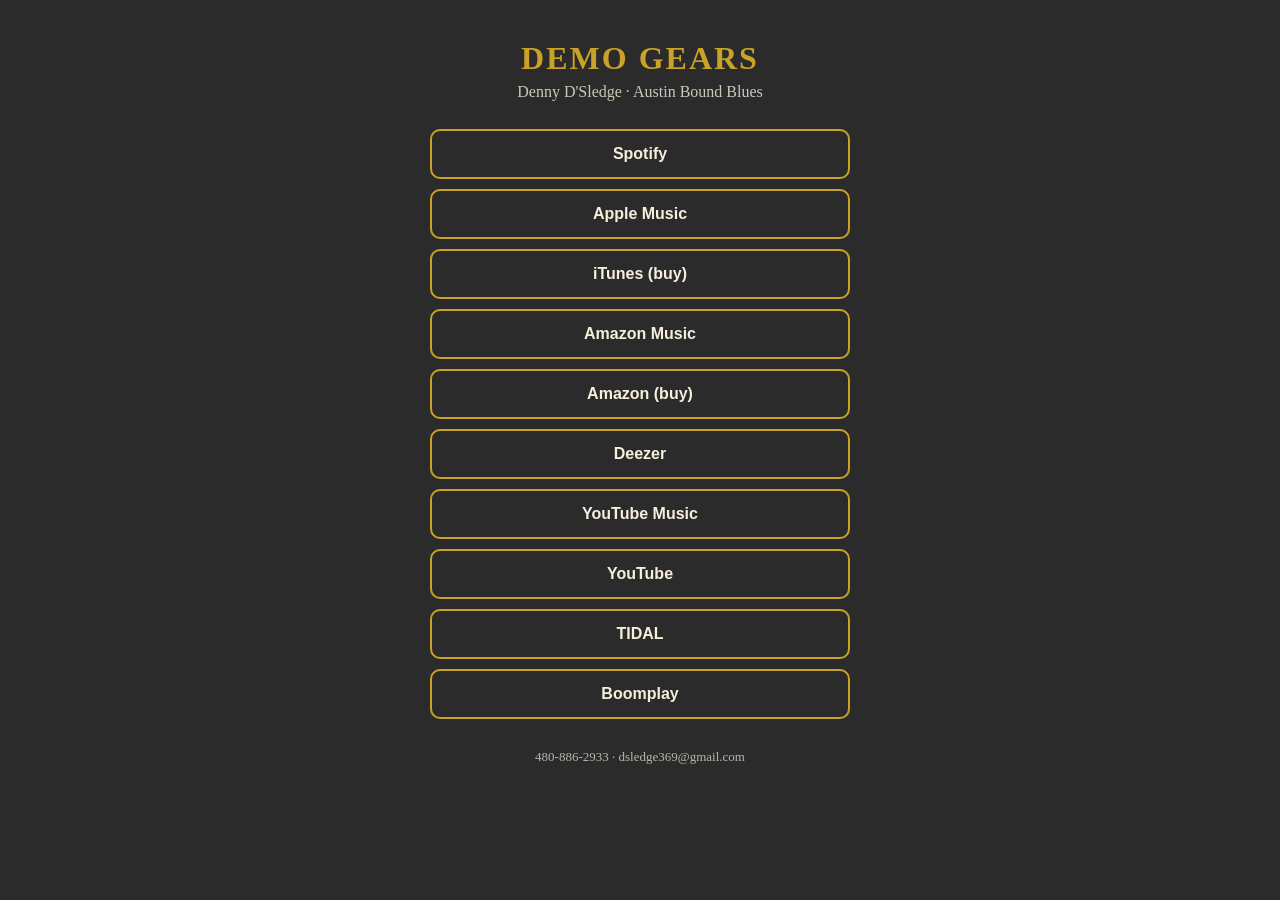
<file: index.html>
<!doctype html><html lang="en"><head><meta charset="utf-8"><meta name="viewport" content="width=device-width,initial-scale=1">
<title>Demo Gears – Denny D'Sledge | Listen Everywhere</title>
<style>body{margin:0;background:#2b2b2b;color:#f5efdc;font-family:Georgia,serif;text-align:center}
.w{max-width:420px;margin:0 auto;padding:40px 20px}h1{color:#c9a227;letter-spacing:2px;margin:0}p.s{opacity:.8;margin:6px 0 28px}
a{display:block;margin:10px 0;padding:14px;border:2px solid #c9a227;border-radius:10px;color:#f5efdc;text-decoration:none;font-family:Arial,sans-serif;font-weight:bold}
a:hover{background:#c9a227;color:#1a1a1a}footer{margin-top:30px;font-size:13px;opacity:.7}</style></head><body><div class="w">
<h1>DEMO GEARS</h1><p class="s">Denny D'Sledge · Austin Bound Blues</p>
<a href="https://open.spotify.com/album/71NmZhMauZMgs85vVHjsG1">Spotify</a>
<a href="https://music.apple.com/us/album/demo-gears/6820716021">Apple Music</a>
<a href="https://geo.music.apple.com/us/album/_/6820716021?mt=1&app=itunes&ls=1">iTunes (buy)</a>
<a href="https://music.amazon.com/albums/B0HMBGNNX9">Amazon Music</a>
<a href="https://amazon.com/dp/B0HMBGNNX9">Amazon (buy)</a>
<a href="https://www.deezer.com/album/1116491522">Deezer</a>
<a href="https://music.youtube.com/playlist?list=OLAK5uy_lLcdONry2B57OnkdK0QJ8FPsevs3kZBO0">YouTube Music</a>
<a href="https://www.youtube.com/playlist?list=OLAK5uy_lLcdONry2B57OnkdK0QJ8FPsevs3kZBO0">YouTube</a>
<a href="https://listen.tidal.com/album/568115688">TIDAL</a>
<a href="https://www.boomplay.com/albums/142093266">Boomplay</a>
<footer>480-886-2933 · dsledge369@gmail.com</footer></div></body></html>
</file>
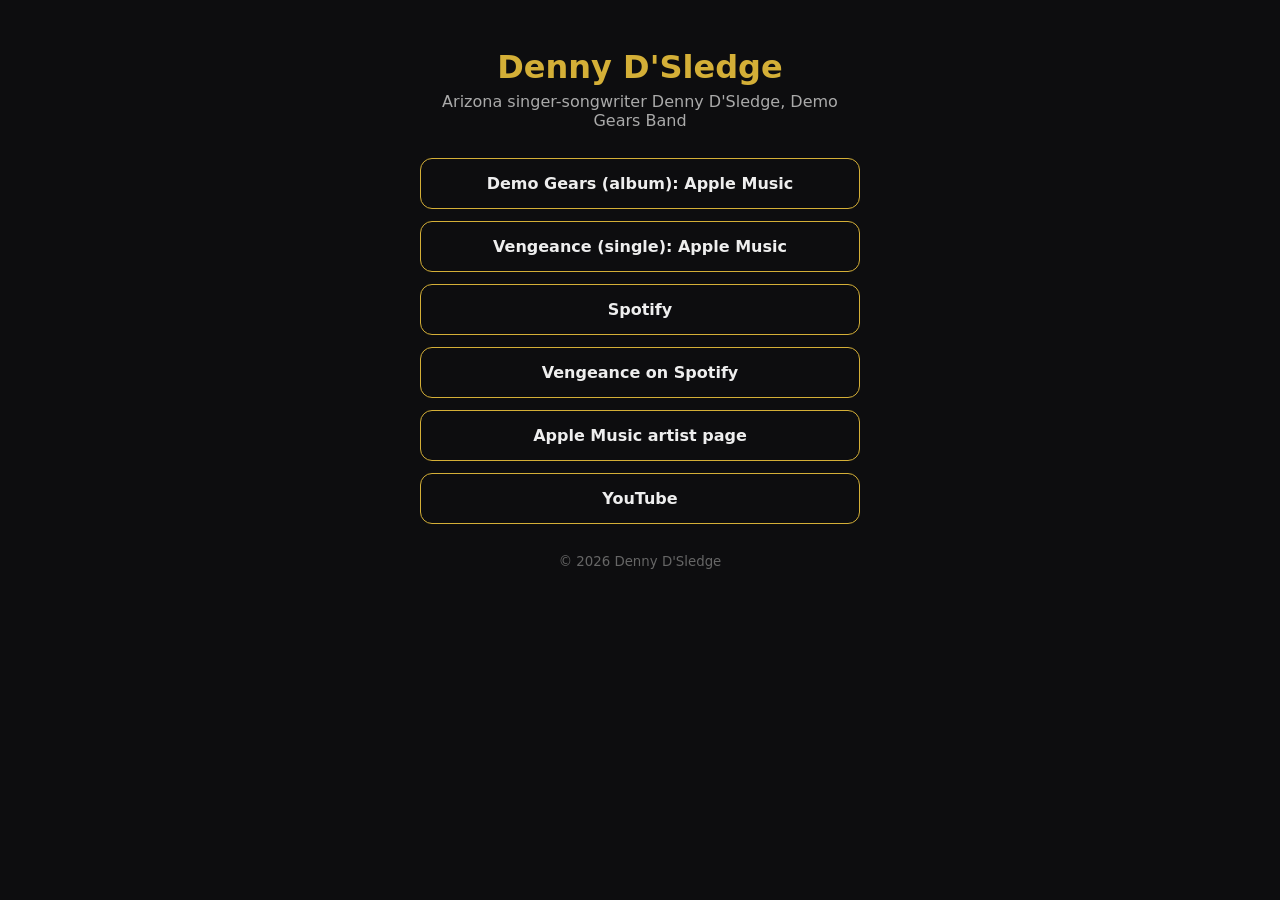
<file: hub/index.html>
<!doctype html><html lang="en"><head><meta charset="utf-8"><meta name="viewport" content="width=device-width,initial-scale=1">
<title>Denny D'Sledge · Demo Gears</title><style>
body{margin:0;background:#0d0d0f;color:#eee;font-family:system-ui,sans-serif;display:flex;justify-content:center}
main{max-width:440px;width:100%;padding:48px 20px;text-align:center}
h1{color:#d4af37;margin:0 0 6px;font-size:2rem}p{color:#aaa;margin:0 0 28px}
a{display:block;margin:12px 0;padding:15px;border:1px solid #d4af37;border-radius:12px;color:#eee;text-decoration:none;font-weight:600}
a:hover{background:#d4af37;color:#0d0d0f}small{color:#666;display:block;margin-top:30px}</style></head><body><main>
<h1>Denny D'Sledge</h1><p>Arizona singer-songwriter Denny D'Sledge, Demo Gears Band</p>
<a href="https://music.apple.com/us/album/demo-gears/6820716021">Demo Gears (album): Apple Music</a>
<a href="https://music.apple.com/us/album/vengeance-single/6818558680">Vengeance (single): Apple Music</a>
<a href="https://open.spotify.com/artist/2qPvbATssZeWkDJMz7JZKK">Spotify</a>
<a href="https://open.spotify.com/album/2YK3xco0GKUz6YmyAdZ4Ce">Vengeance on Spotify</a>
<a href="https://music.apple.com/us/artist/dennydsledge/6818337492">Apple Music artist page</a>
<a href="https://www.youtube.com/@DennyDSledge">YouTube</a>
<small>© 2026 Denny D'Sledge</small></main></body></html>
</file>
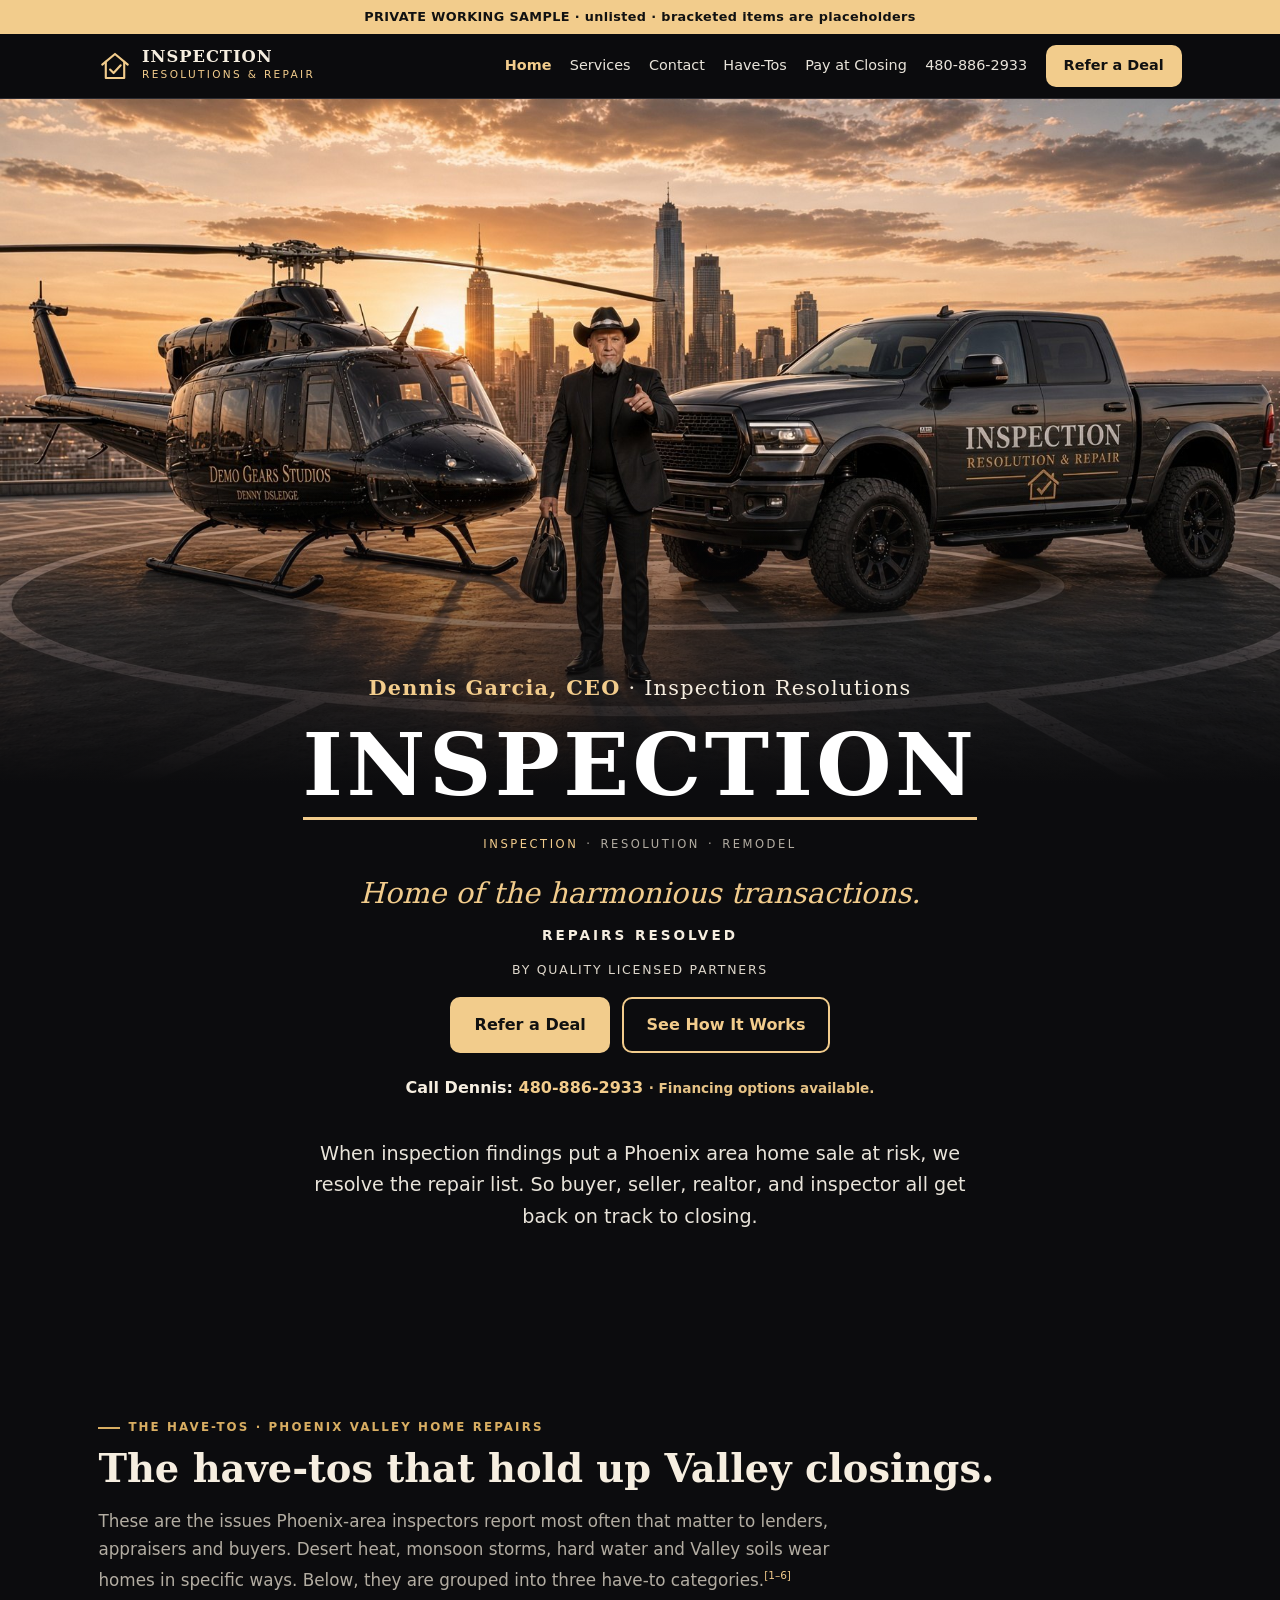
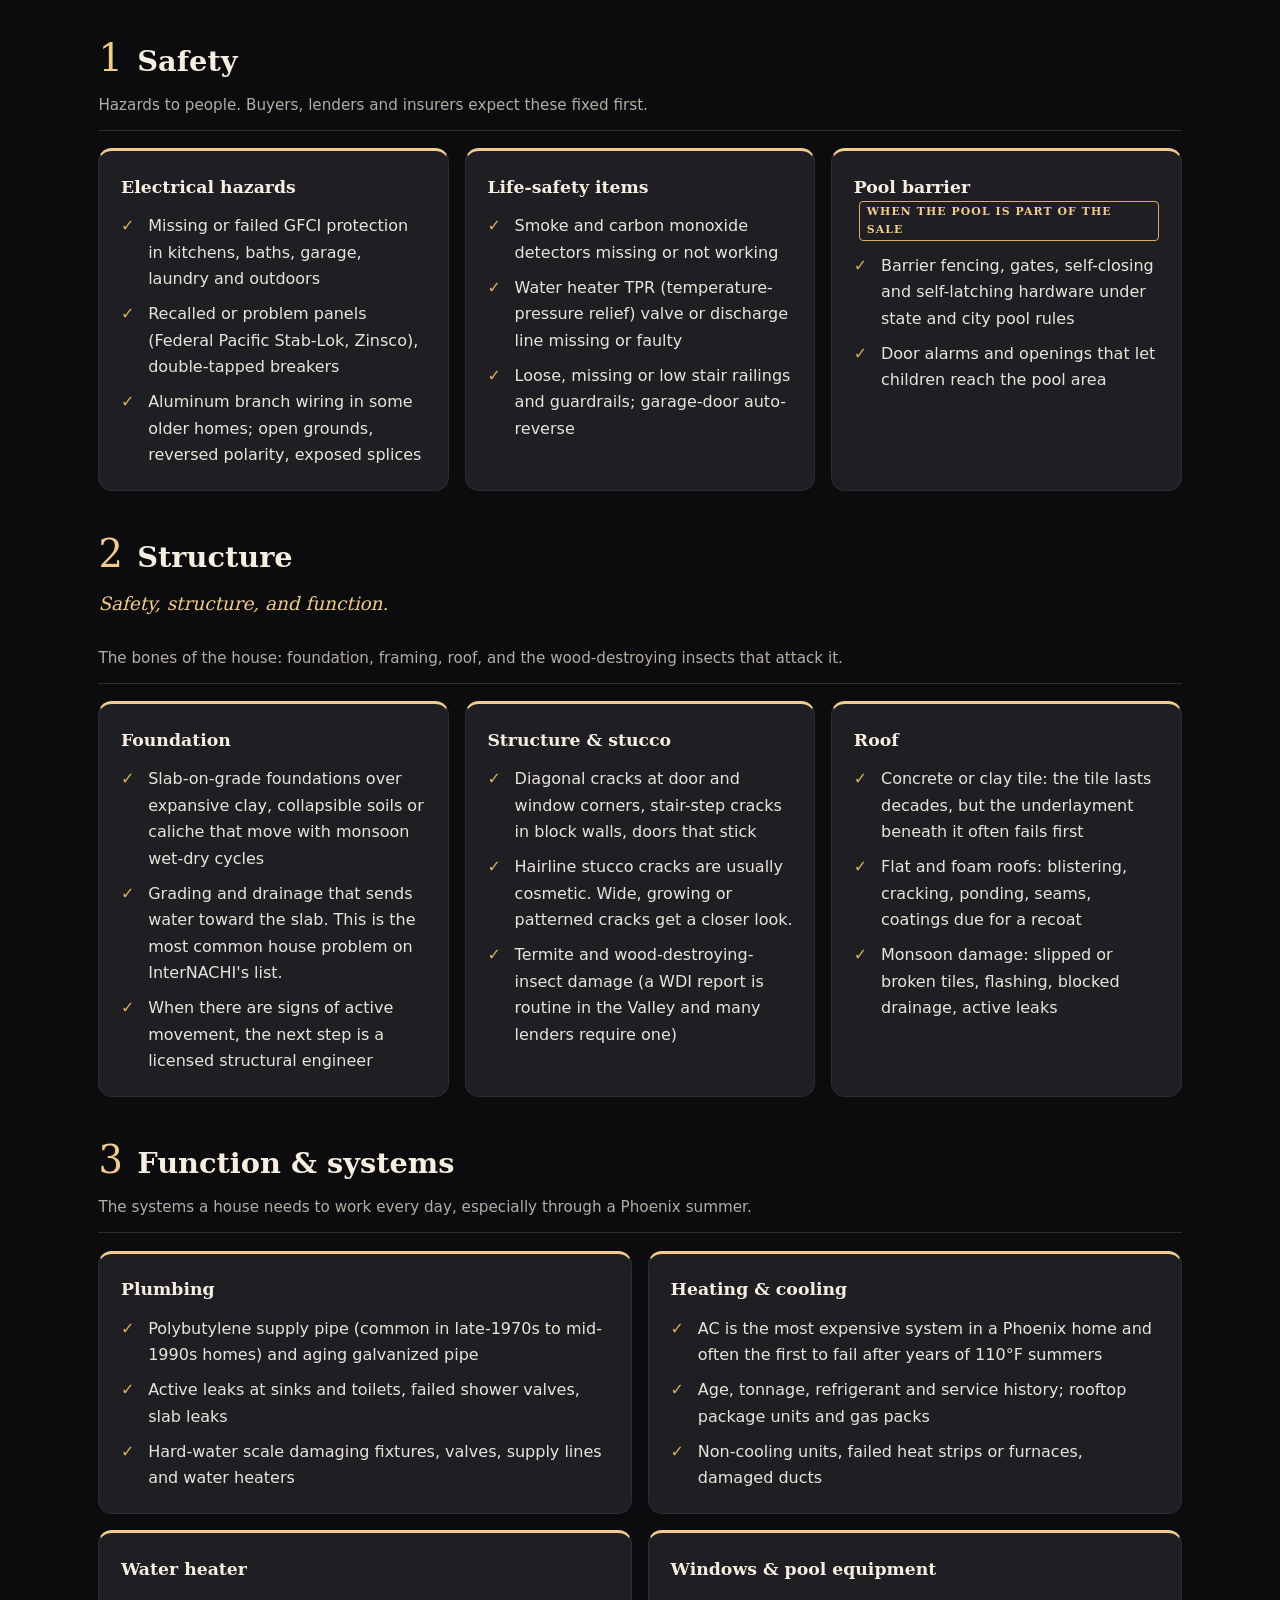
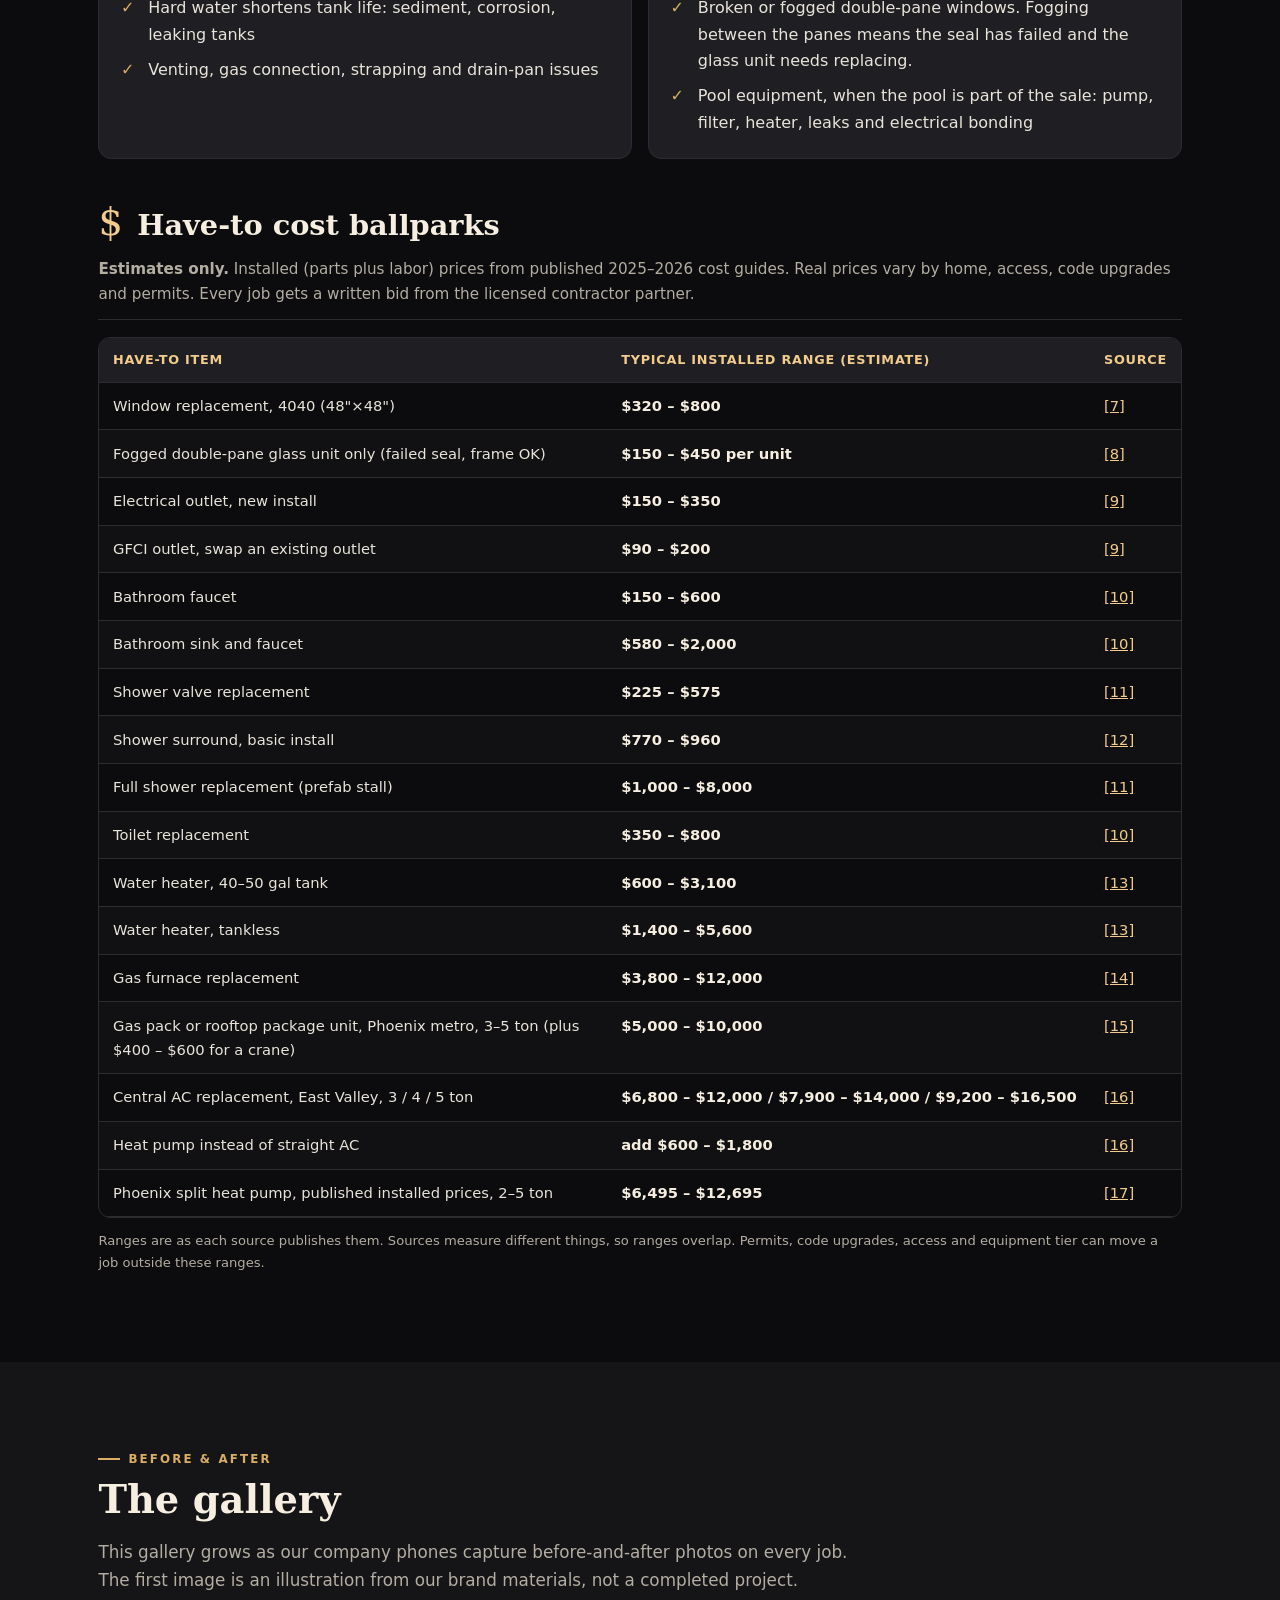
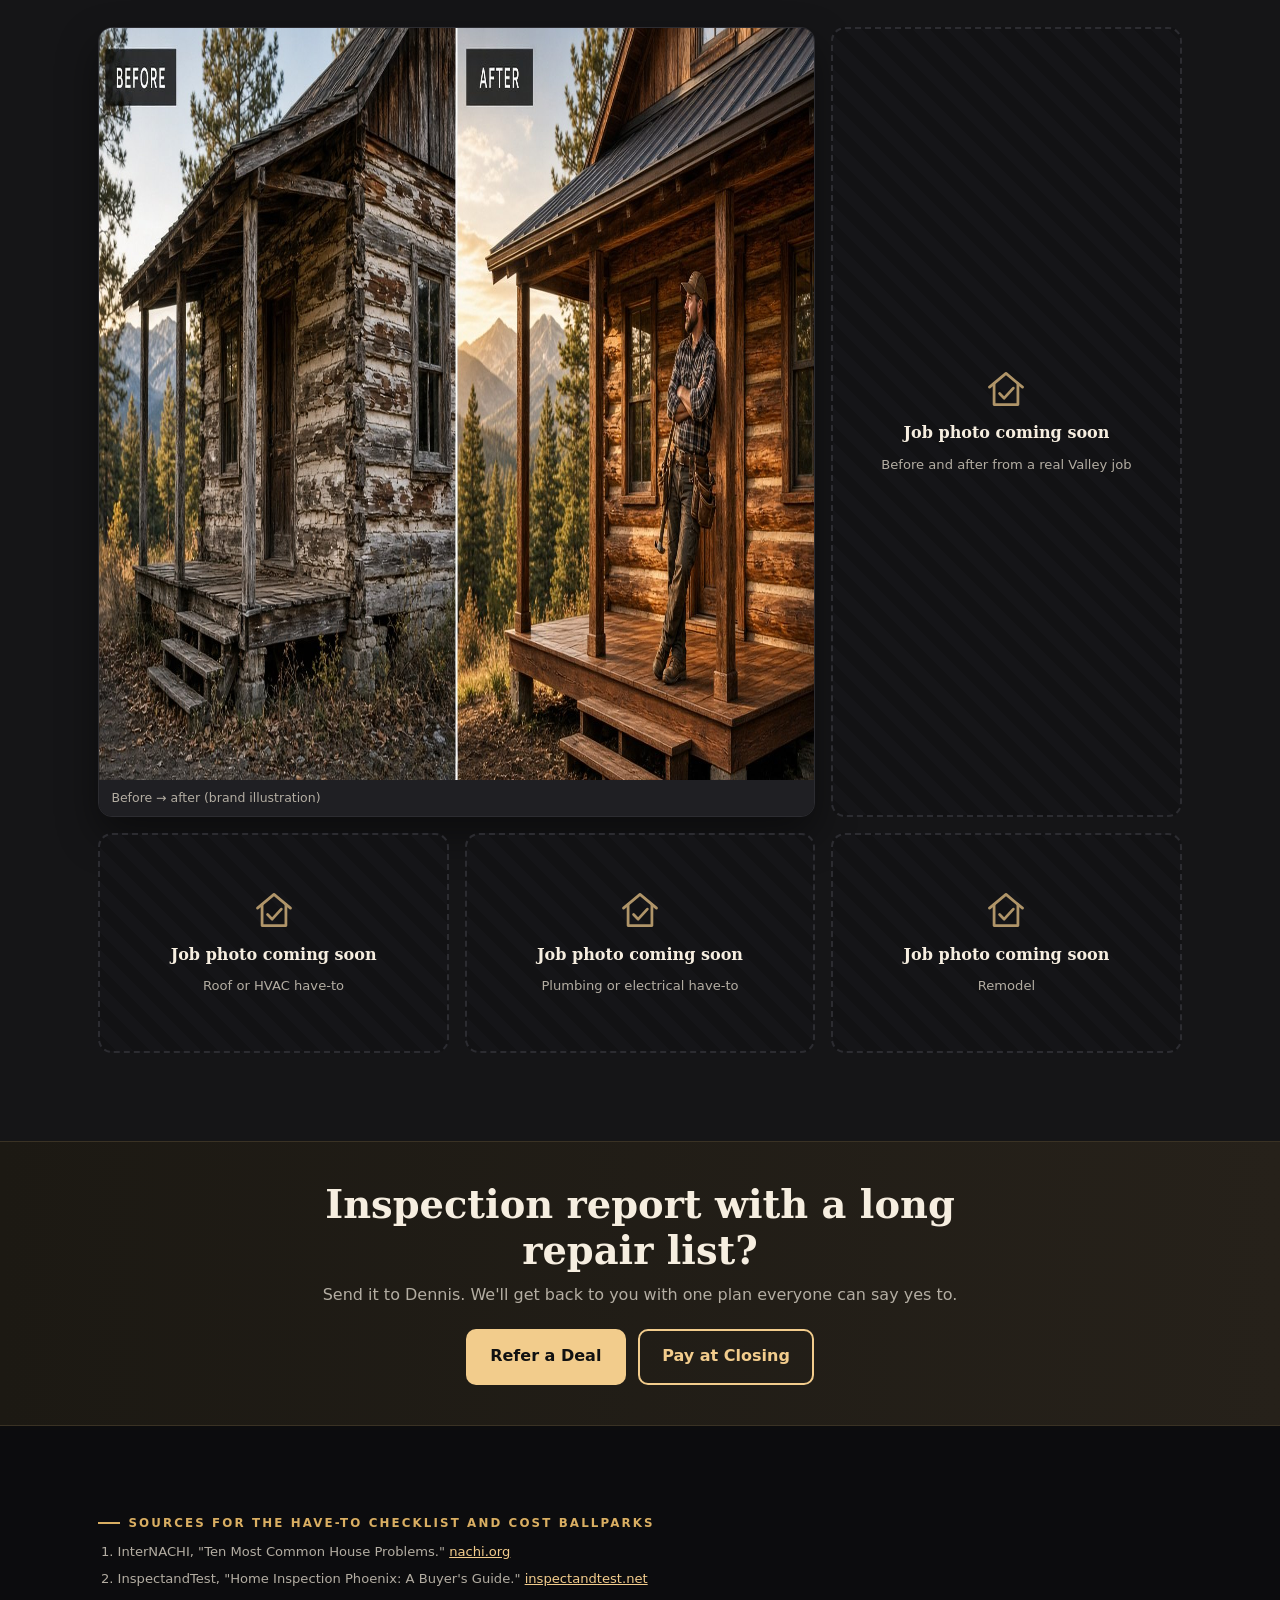
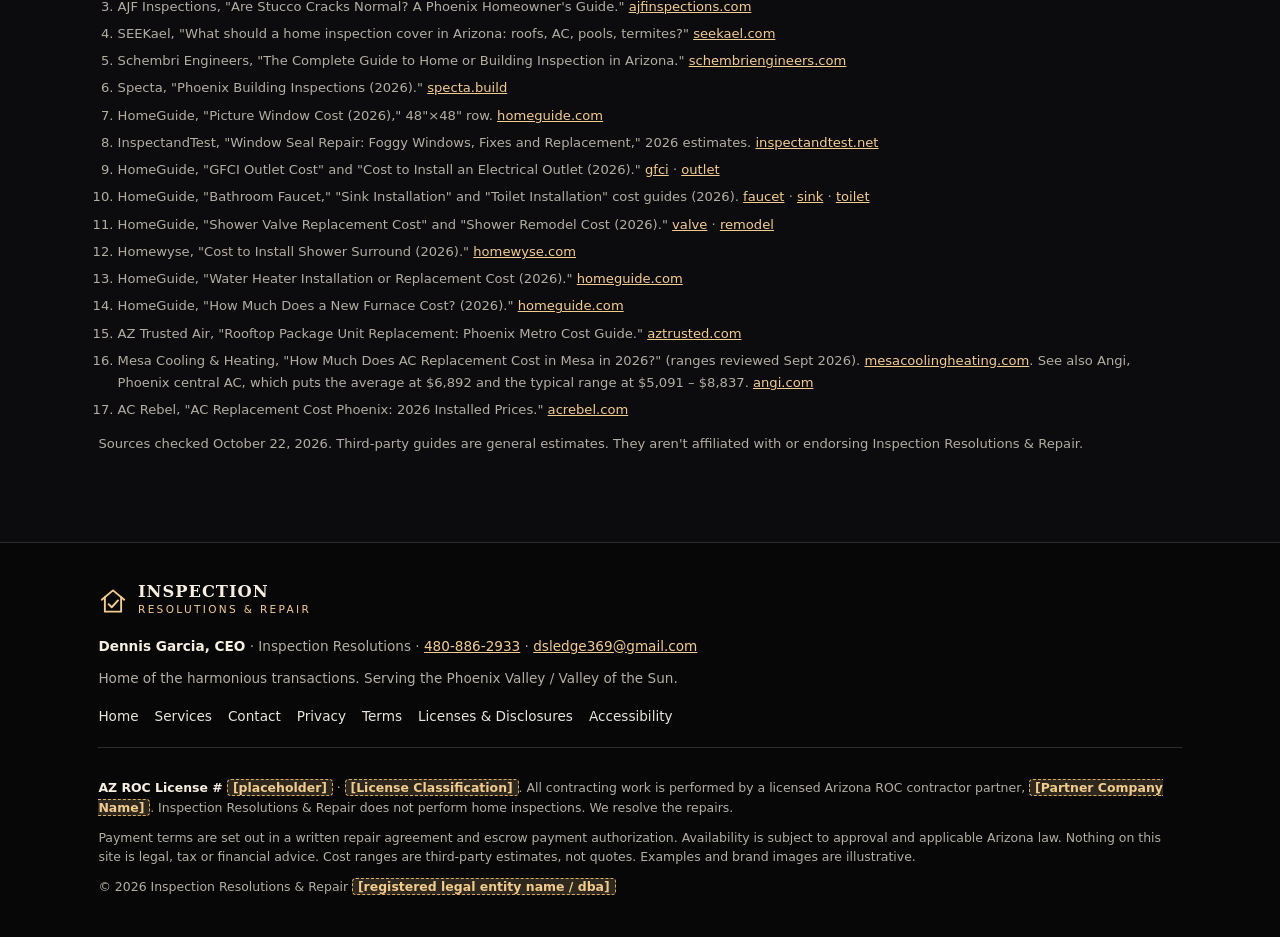
<file: irr-dyzc31nq/index.html>
<!DOCTYPE html>
<html lang="en">
<head>
<meta charset="UTF-8">
<meta name="viewport" content="width=device-width, initial-scale=1, viewport-fit=cover">
<meta name="robots" content="noindex, nofollow"><!-- PREVIEW ONLY: remove before going live -->
<title>Inspection Resolutions | Dennis Garcia, CEO | Home of the harmonious transactions</title>
<meta name="description" content="Inspection, resolution and remodel for Phoenix-area home sales. Arizona have-to repair checklist and cost ballparks.">
<meta name="theme-color" content="#0c0c0e">
<meta property="og:title" content="Inspection Resolutions | Dennis Garcia, CEO | Home of the harmonious transactions">
<meta property="og:description" content="Inspection, resolution and remodel for Phoenix-area home sales. Arizona have-to repair checklist and cost ballparks.">
<meta property="og:image" content="assets/img/og-share.jpg">
<link rel="icon" href="assets/icon.svg" type="image/svg+xml">
<link rel="stylesheet" href="assets/styles.css">
</head>
<body>
<a class="skip" href="#main">Skip to content</a>
<div class="draft-banner">PRIVATE WORKING SAMPLE · unlisted · bracketed items are placeholders</div>
<header class="nav" id="top">
  <div class="container nav-inner">
    <a href="index.html" class="brand" aria-label="Inspection Resolutions and Repair, home">
      <img src="assets/icon.svg" width="34" height="34" alt="">
      <span><b>INSPECTION</b><small>Resolutions &amp; Repair</small></span>
    </a>
    <button class="menu-toggle" aria-label="Open menu" aria-expanded="false" aria-controls="menu">☰</button>
    <nav class="links" id="menu" aria-label="Main">
      <a href="index.html" aria-current="page">Home</a>
      <a href="services.html">Services</a>
      <a href="contact.html">Contact</a>
      <a href="index.html#have-tos">Have-Tos</a>
      <a href="services.html#pay-at-closing">Pay at Closing</a>
      <a href="tel:+14808862933">480-886-2933</a>
      <a href="contact.html#refer" class="btn btn-gold btn-sm">Refer a Deal</a>
    </nav>
  </div>
</header>
<main id="main">
<!-- HERO -->
<section class="hero2" aria-label="Introduction">
  <picture class="hero-media">
    <source media="(min-width:640px)" srcset="assets/img/hero-helipad-truck.jpg">
    <img src="assets/img/hero-helipad-truck-m.jpg" alt="Dennis Garcia on a city helipad at sunset between a black helicopter and a black pickup truck with the Inspection Resolution and Repair logo" width="1792" height="1008">
  </picture>
  <div class="container hero-body">
    <p class="hero-title"><b>Dennis Garcia, CEO</b> · Inspection Resolutions</p>
    <h1 class="rotator" aria-live="polite"><span class="word" id="rotWord">Inspection</span></h1>
    <ul class="rotator-dots" aria-hidden="true"><li class="on">Inspection</li><li>Resolution</li><li>Remodel</li></ul>
    <p class="tagline">Home of the harmonious transactions.</p>
    <p class="tagline-sub">Repairs Resolved</p>
    <p class="secondary">By quality licensed partners</p>
    <div class="cta">
      <a href="contact.html#refer" class="btn btn-gold">Refer a Deal</a>
      <a href="services.html" class="btn btn-line">See How It Works</a>
    </div>
    <p class="hero-call">Call Dennis: <a href="tel:+14808862933">480-886-2933</a> <span class="hero-finance">· Financing options available.</span></p>
    <p class="lead">When inspection findings put a Phoenix area home sale at risk, we resolve the repair list. So buyer, seller, realtor, and inspector all get back on track to closing.</p>
  </div>
</section>

<!-- HAVE-TOS -->
<section id="have-tos" class="section">
  <div class="container">
    <p class="eyebrow">The have-tos · Phoenix Valley home repairs</p>
    <h2>The have-tos that hold up Valley closings.</h2>
    <p class="intro muted">These are the issues Phoenix-area inspectors report most often that matter to lenders, appraisers and buyers. Desert heat, monsoon storms, hard water and Valley soils wear homes in specific ways. Below, they are grouped into three have-to categories.<sup><a href="#sources">[1–6]</a></sup></p>

    <!-- 1. SAFETY -->
    <div class="subcat" id="safety">
      <div class="subcat-head"><span class="num">1</span><h3>Safety</h3><p class="sublead">Hazards to people. Buyers, lenders and insurers expect these fixed first.</p></div>
      <div class="grid three">
        <div class="card"><h4>Electrical hazards</h4><ul class="checks">
          <li>Missing or failed GFCI protection in kitchens, baths, garage, laundry and outdoors</li>
          <li>Recalled or problem panels (Federal Pacific Stab-Lok, Zinsco), double-tapped breakers</li>
          <li>Aluminum branch wiring in some older homes; open grounds, reversed polarity, exposed splices</li></ul></div>
        <div class="card"><h4>Life-safety items</h4><ul class="checks">
          <li>Smoke and carbon monoxide detectors missing or not working</li>
          <li>Water heater TPR (temperature-pressure relief) valve or discharge line missing or faulty</li>
          <li>Loose, missing or low stair railings and guardrails; garage-door auto-reverse</li></ul></div>
        <div class="card"><h4>Pool barrier <span class="badge">when the pool is part of the sale</span></h4><ul class="checks">
          <li>Barrier fencing, gates, self-closing and self-latching hardware under state and city pool rules</li>
          <li>Door alarms and openings that let children reach the pool area</li></ul></div>
      </div>
    </div>

    <!-- 2. STRUCTURE -->
    <div class="subcat" id="structure">
      <div class="subcat-head"><span class="num">2</span><h3>Structure</h3><p class="subcat-tag">Safety, structure, and function.</p><p class="sublead">The bones of the house: foundation, framing, roof, and the wood-destroying insects that attack it.</p></div>
      <div class="grid three">
        <div class="card"><h4>Foundation</h4><ul class="checks">
          <li>Slab-on-grade foundations over expansive clay, collapsible soils or caliche that move with monsoon wet-dry cycles</li>
          <li>Grading and drainage that sends water toward the slab. This is the most common house problem on InterNACHI's list.</li>
          <li>When there are signs of active movement, the next step is a licensed structural engineer</li></ul></div>
        <div class="card"><h4>Structure &amp; stucco</h4><ul class="checks">
          <li>Diagonal cracks at door and window corners, stair-step cracks in block walls, doors that stick</li>
          <li>Hairline stucco cracks are usually cosmetic. Wide, growing or patterned cracks get a closer look.</li>
          <li>Termite and wood-destroying-insect damage (a WDI report is routine in the Valley and many lenders require one)</li></ul></div>
        <div class="card"><h4>Roof</h4><ul class="checks">
          <li>Concrete or clay tile: the tile lasts decades, but the underlayment beneath it often fails first</li>
          <li>Flat and foam roofs: blistering, cracking, ponding, seams, coatings due for a recoat</li>
          <li>Monsoon damage: slipped or broken tiles, flashing, blocked drainage, active leaks</li></ul></div>
      </div>
    </div>

    <!-- 3. FUNCTION / SYSTEMS -->
    <div class="subcat" id="function">
      <div class="subcat-head"><span class="num">3</span><h3>Function &amp; systems</h3><p class="sublead">The systems a house needs to work every day, especially through a Phoenix summer.</p></div>
      <div class="grid two">
        <div class="card"><h4>Plumbing</h4><ul class="checks">
          <li>Polybutylene supply pipe (common in late-1970s to mid-1990s homes) and aging galvanized pipe</li>
          <li>Active leaks at sinks and toilets, failed shower valves, slab leaks</li>
          <li>Hard-water scale damaging fixtures, valves, supply lines and water heaters</li></ul></div>
        <div class="card"><h4>Heating &amp; cooling</h4><ul class="checks">
          <li>AC is the most expensive system in a Phoenix home and often the first to fail after years of 110°F summers</li>
          <li>Age, tonnage, refrigerant and service history; rooftop package units and gas packs</li>
          <li>Non-cooling units, failed heat strips or furnaces, damaged ducts</li></ul></div>
        <div class="card"><h4>Water heater</h4><ul class="checks">
          <li>Hard water shortens tank life: sediment, corrosion, leaking tanks</li>
          <li>Venting, gas connection, strapping and drain-pan issues</li></ul></div>
        <div class="card"><h4>Windows &amp; pool equipment</h4><ul class="checks">
          <li>Broken or fogged double-pane windows. Fogging between the panes means the seal has failed and the glass unit needs replacing.</li>
          <li>Pool equipment, when the pool is part of the sale: pump, filter, heater, leaks and electrical bonding</li></ul></div>
      </div>
    </div>

    <!-- COSTS -->
    <div class="subcat" id="costs">
      <div class="subcat-head"><span class="num">$</span><h3>Have-to cost ballparks</h3><p class="sublead"><strong>Estimates only.</strong> Installed (parts plus labor) prices from published 2025–2026 cost guides. Real prices vary by home, access, code upgrades and permits. Every job gets a written bid from the licensed contractor partner.</p></div>
      <div class="table-wrap">
        <table class="costs">
          <thead><tr><th>Have-to item</th><th>Typical installed range (estimate)</th><th>Source</th></tr></thead>
          <tbody>
            <tr><td>Window replacement, 4040 (48"×48")</td><td>$320 – $800</td><td><a href="#sources">[7]</a></td></tr>
            <tr><td>Fogged double-pane glass unit only (failed seal, frame OK)</td><td>$150 – $450 per unit</td><td><a href="#sources">[8]</a></td></tr>
            <tr><td>Electrical outlet, new install</td><td>$150 – $350</td><td><a href="#sources">[9]</a></td></tr>
            <tr><td>GFCI outlet, swap an existing outlet</td><td>$90 – $200</td><td><a href="#sources">[9]</a></td></tr>
            <tr><td>Bathroom faucet</td><td>$150 – $600</td><td><a href="#sources">[10]</a></td></tr>
            <tr><td>Bathroom sink and faucet</td><td>$580 – $2,000</td><td><a href="#sources">[10]</a></td></tr>
            <tr><td>Shower valve replacement</td><td>$225 – $575</td><td><a href="#sources">[11]</a></td></tr>
            <tr><td>Shower surround, basic install</td><td>$770 – $960</td><td><a href="#sources">[12]</a></td></tr>
            <tr><td>Full shower replacement (prefab stall)</td><td>$1,000 – $8,000</td><td><a href="#sources">[11]</a></td></tr>
            <tr><td>Toilet replacement</td><td>$350 – $800</td><td><a href="#sources">[10]</a></td></tr>
            <tr><td>Water heater, 40–50 gal tank</td><td>$600 – $3,100</td><td><a href="#sources">[13]</a></td></tr>
            <tr><td>Water heater, tankless</td><td>$1,400 – $5,600</td><td><a href="#sources">[13]</a></td></tr>
            <tr><td>Gas furnace replacement</td><td>$3,800 – $12,000</td><td><a href="#sources">[14]</a></td></tr>
            <tr><td>Gas pack or rooftop package unit, Phoenix metro, 3–5 ton (plus $400 – $600 for a crane)</td><td>$5,000 – $10,000</td><td><a href="#sources">[15]</a></td></tr>
            <tr><td>Central AC replacement, East Valley, 3 / 4 / 5 ton</td><td>$6,800 – $12,000 / $7,900 – $14,000 / $9,200 – $16,500</td><td><a href="#sources">[16]</a></td></tr>
            <tr><td>Heat pump instead of straight AC</td><td>add $600 – $1,800</td><td><a href="#sources">[16]</a></td></tr>
            <tr><td>Phoenix split heat pump, published installed prices, 2–5 ton</td><td>$6,495 – $12,695</td><td><a href="#sources">[17]</a></td></tr>
          </tbody>
        </table>
      </div>
      <p class="small muted" style="margin-top:.75rem">Ranges are as each source publishes them. Sources measure different things, so ranges overlap. Permits, code upgrades, access and equipment tier can move a job outside these ranges.</p>
    </div>
  </div>
</section>

<!-- GALLERY -->
<section id="gallery" class="section alt">
  <div class="container">
    <p class="eyebrow">Before &amp; after</p>
    <h2>The gallery</h2>
    <p class="intro muted">This gallery grows as our company phones capture before-and-after photos on every job. The first image is an illustration from our brand materials, not a completed project.</p>
    <div class="gallery">
      <figure class="photo wide"><img src="assets/img/before-after-cabin.jpg" alt="Illustration: a weathered cabin porch before repairs and the restored porch after" loading="lazy" width="1728" height="752"><figcaption>Before → after (brand illustration)</figcaption></figure>
      <div class="slot"><div><img src="assets/icon.svg" alt=""><b>Job photo coming soon</b><span class="small">Before and after from a real Valley job</span></div></div>
      <div class="slot"><div><img src="assets/icon.svg" alt=""><b>Job photo coming soon</b><span class="small">Roof or HVAC have-to</span></div></div>
      <div class="slot"><div><img src="assets/icon.svg" alt=""><b>Job photo coming soon</b><span class="small">Plumbing or electrical have-to</span></div></div>
      <div class="slot"><div><img src="assets/icon.svg" alt=""><b>Job photo coming soon</b><span class="small">Remodel</span></div></div>
    </div>
  </div>
</section>

<!-- CTA BAND -->
<section class="band">
  <div class="container narrow">
    <h2>Inspection report with a long repair list?</h2>
    <p class="muted">Send it to Dennis. We'll get back to you with one plan everyone can say yes to.</p>
    <div class="cta" style="margin-top:1.25rem"><a href="contact.html#refer" class="btn btn-gold">Refer a Deal</a><a href="services.html#pay-at-closing" class="btn btn-line">Pay at Closing</a></div>
  </div>
</section>

<!-- SOURCES -->
<section id="sources" class="section">
  <div class="container">
    <p class="eyebrow">Sources for the have-to checklist and cost ballparks</p>
    <ol class="small muted sources">
      <li>InterNACHI, "Ten Most Common House Problems." <a href="https://www.nachi.org/ten-problems-hhenews.htm">nachi.org</a></li>
      <li>InspectandTest, "Home Inspection Phoenix: A Buyer's Guide." <a href="https://inspectandtest.net/guides/home-inspection-phoenix/">inspectandtest.net</a></li>
      <li>AJF Inspections, "Are Stucco Cracks Normal? A Phoenix Homeowner's Guide." <a href="https://ajfinspections.com/are-stucco-cracks-normal/">ajfinspections.com</a></li>
      <li>SEEKael, "What should a home inspection cover in Arizona: roofs, AC, pools, termites?" <a href="https://www.seekael.com/en/journey/buying_investing/arizona-home-inspection-roof-ac-pool-termites">seekael.com</a></li>
      <li>Schembri Engineers, "The Complete Guide to Home or Building Inspection in Arizona." <a href="https://schembriengineers.com/the-complete-guide-to-exhaustive-home-or-building-inspection-in-arizona/">schembriengineers.com</a></li>
      <li>Specta, "Phoenix Building Inspections (2026)." <a href="https://specta.build/codes/phoenix_az/inspections">specta.build</a></li>
      <li>HomeGuide, "Picture Window Cost (2026)," 48"×48" row. <a href="https://homeguide.com/costs/picture-window-cost">homeguide.com</a></li>
      <li>InspectandTest, "Window Seal Repair: Foggy Windows, Fixes and Replacement," 2026 estimates. <a href="https://inspectandtest.net/guides/window-seal-repair/">inspectandtest.net</a></li>
      <li>HomeGuide, "GFCI Outlet Cost" and "Cost to Install an Electrical Outlet (2026)." <a href="https://homeguide.com/costs/gfci-outlet-cost">gfci</a> · <a href="https://homeguide.com/costs/cost-to-install-electrical-outlet">outlet</a></li>
      <li>HomeGuide, "Bathroom Faucet," "Sink Installation" and "Toilet Installation" cost guides (2026). <a href="https://homeguide.com/costs/cost-to-install-bathroom-faucet">faucet</a> · <a href="https://homeguide.com/costs/sink-installation-cost">sink</a> · <a href="https://homeguide.com/costs/toilet-installation-cost">toilet</a></li>
      <li>HomeGuide, "Shower Valve Replacement Cost" and "Shower Remodel Cost (2026)." <a href="https://homeguide.com/costs/shower-valve-replacement-cost">valve</a> · <a href="https://homeguide.com/costs/shower-remodel-cost">remodel</a></li>
      <li>Homewyse, "Cost to Install Shower Surround (2026)." <a href="https://www.homewyse.com/services/cost_to_install_shower_surround.html">homewyse.com</a></li>
      <li>HomeGuide, "Water Heater Installation or Replacement Cost (2026)." <a href="https://homeguide.com/costs/water-heater-installation-cost">homeguide.com</a></li>
      <li>HomeGuide, "How Much Does a New Furnace Cost? (2026)." <a href="https://homeguide.com/costs/new-furnace-replacement-cost">homeguide.com</a></li>
      <li>AZ Trusted Air, "Rooftop Package Unit Replacement: Phoenix Metro Cost Guide." <a href="https://aztrusted.com/rooftop-package-unit-replacement/">aztrusted.com</a></li>
      <li>Mesa Cooling &amp; Heating, "How Much Does AC Replacement Cost in Mesa in 2026?" (ranges reviewed Sept 2026). <a href="https://mesacoolingheating.com/blog/ac-replacement-cost-mesa-2026/">mesacoolingheating.com</a>. See also Angi, Phoenix central AC, which puts the average at $6,892 and the typical range at $5,091 – $8,837. <a href="https://www.angi.com/articles/how-much-does-installing-new-ac-cost/az/phoenix">angi.com</a></li>
      <li>AC Rebel, "AC Replacement Cost Phoenix: 2026 Installed Prices." <a href="https://acrebel.com/pricing">acrebel.com</a></li>
    </ol>
    <p class="small muted" style="margin-top:.75rem">Sources checked October 22, 2026. Third-party guides are general estimates. They aren't affiliated with or endorsing Inspection Resolutions &amp; Repair.</p>
  </div>
</section>
</main>
<footer class="footer">
  <div class="container">
    <a href="index.html" class="brand"><img src="assets/icon.svg" width="30" height="30" alt=""><span><b>INSPECTION</b><small>Resolutions &amp; Repair</small></span></a>
    <p><b style="color:var(--cream)">Dennis Garcia, CEO</b> · Inspection Resolutions · <a href="tel:+14808862933">480-886-2933</a> · <a href="mailto:dsledge369@gmail.com">dsledge369@gmail.com</a></p>
    <p>Home of the harmonious transactions. Serving the Phoenix Valley / Valley of the Sun.</p>
    <nav aria-label="Footer">
      <a href="index.html">Home</a><a href="services.html">Services</a><a href="contact.html">Contact</a>
      <a href="legal.html#privacy">Privacy</a><a href="legal.html#terms">Terms</a><a href="legal.html#disclosures">Licenses &amp; Disclosures</a><a href="legal.html#accessibility">Accessibility</a>
    </nav>
    <div class="disclaim">
      <p><b style="color:var(--cream)">AZ ROC License # <span class="ph">[placeholder]</span></b> · <span class="ph">[License Classification]</span>. All contracting work is performed by a licensed Arizona ROC contractor partner, <span class="ph">[Partner Company Name]</span>. Inspection Resolutions &amp; Repair does not perform home inspections. We resolve the repairs.</p>
      <p>Payment terms are set out in a written repair agreement and escrow payment authorization. Availability is subject to approval and applicable Arizona law. Nothing on this site is legal, tax or financial advice. Cost ranges are third-party estimates, not quotes. Examples and brand images are illustrative.</p>
      <p>© <span id="yr">2026</span> Inspection Resolutions &amp; Repair <span class="ph">[registered legal entity name / dba]</span></p>
    </div>
  </div>
</footer>
<div class="callbar" aria-label="Quick contact">
  <a href="tel:+14808862933" class="btn btn-gold btn-sm">Call Dennis</a>
  <a href="contact.html#refer" class="btn btn-line btn-sm">Refer a Deal</a>
</div>
<script src="assets/script.js"></script>
</body>
</html>
</file>
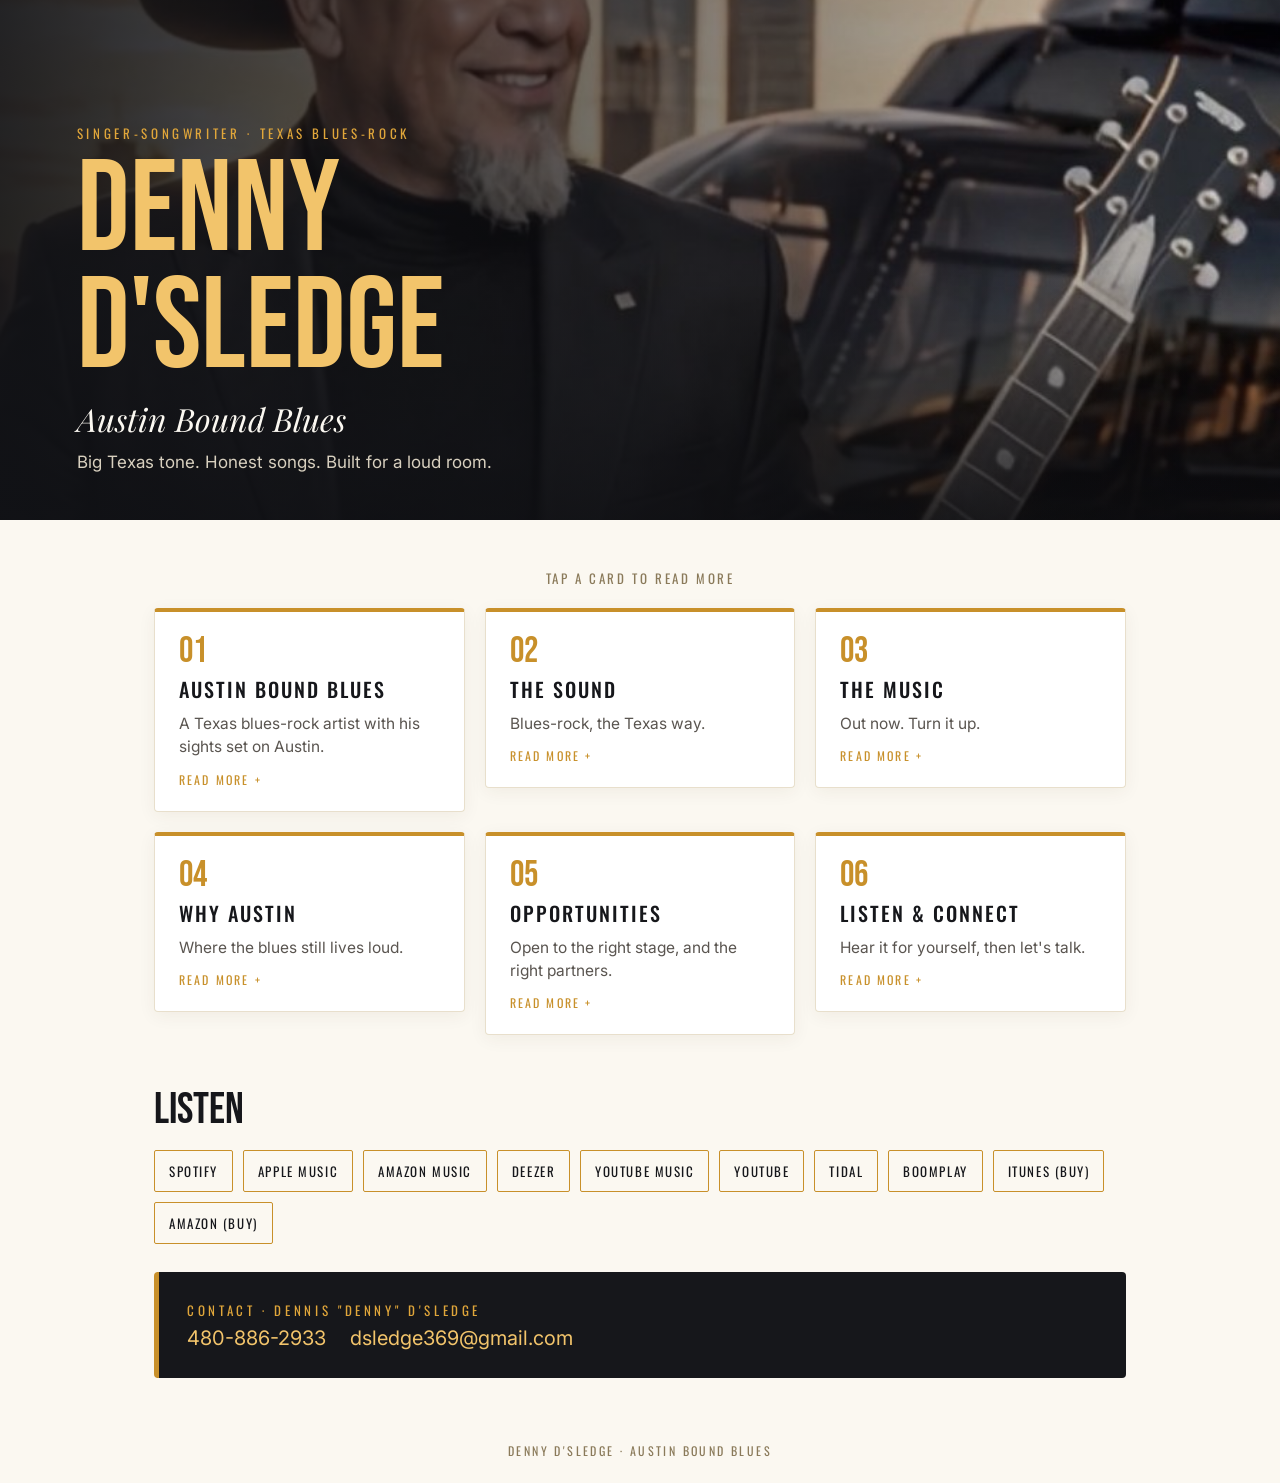
<file: pitch/index.html>
<!doctype html><html lang="en"><head><meta charset="utf-8"><meta name="viewport" content="width=device-width,initial-scale=1">
<title>Denny D'Sledge | Austin Bound Blues</title>
<meta name="description" content="Singer-songwriter. Texas blues-rock. Big Texas tone. Honest songs. Built for a loud room.">
<meta property="og:type" content="website"><meta property="og:url" content="https://dennydsledge.github.io/pitch/">
<meta property="og:title" content="Denny D'Sledge | Austin Bound Blues">
<meta property="og:description" content="Singer-songwriter. Texas blues-rock. Big Texas tone. Honest songs. Built for a loud room.">
<meta property="og:image" content="https://dennydsledge.github.io/pitch/og.jpg"><meta property="og:image:width" content="1200"><meta property="og:image:height" content="630">
<meta name="twitter:card" content="summary_large_image"><meta name="twitter:image" content="https://dennydsledge.github.io/pitch/og.jpg">
<link href="https://fonts.googleapis.com/css2?family=Bebas+Neue&family=Oswald:wght@400;500&family=Inter:wght@400;500&family=Playfair+Display:ital@1&display=swap" rel="stylesheet">
<style>
:root{--cream:#fbf8f1;--gold:#c8902a;--gold2:#e0a63a;--char:#16171b;--ink:#2a2a2e}
*{box-sizing:border-box;margin:0;padding:0}body{font-family:Inter,sans-serif;background:var(--cream);color:var(--ink)}
header{position:relative;min-height:520px;background:#0d0d10 url(main.jpg) center 20%/cover;color:var(--cream);display:flex;align-items:flex-end}
header:before{content:"";position:absolute;inset:0;background:linear-gradient(90deg,rgba(17,18,22,.92) 0%,rgba(17,18,22,.6) 45%,rgba(17,18,22,.1) 100%),linear-gradient(0deg,rgba(13,13,16,.8),transparent 50%)}
.hin{position:relative;padding:48px 6vw;max-width:760px}
.eye{font-family:Oswald;text-transform:uppercase;letter-spacing:.28em;font-size:13px;color:var(--gold2)}
h1{font-family:'Bebas Neue';font-weight:400;font-size:clamp(64px,11vw,130px);line-height:.9;color:#f2c46b;margin:10px 0}
.tag{font-family:'Playfair Display';font-style:italic;font-size:clamp(22px,3vw,32px)}
.sub{margin-top:12px;color:#d8d0bf;font-size:17px}
main{max-width:1100px;margin:0 auto;padding:48px 5vw 24px}
.intro{font-family:Oswald;text-transform:uppercase;letter-spacing:.2em;font-size:13px;color:#8a7a5a;margin-bottom:20px;text-align:center}
.grid{display:grid;grid-template-columns:repeat(auto-fill,minmax(300px,1fr));gap:20px;align-items:start}
.card{background:#fff;border:1px solid #e8dfcc;border-top:4px solid var(--gold);border-radius:4px;box-shadow:0 4px 18px rgba(60,45,10,.06)}
.card button{all:unset;box-sizing:border-box;display:block;width:100%;padding:22px 24px;cursor:pointer}
.card button:focus-visible{outline:3px solid var(--gold);outline-offset:2px}
.num{font-family:'Bebas Neue';font-size:36px;color:var(--gold);line-height:1}
.card h2{font-family:Oswald;font-weight:500;text-transform:uppercase;letter-spacing:.1em;font-size:20px;margin:4px 0 8px;color:var(--char)}
.hook{color:#5a5550;font-size:15.5px;line-height:1.5}
.more{display:inline-block;margin-top:12px;font-family:Oswald;text-transform:uppercase;letter-spacing:.18em;font-size:12px;color:var(--gold)}
.more:after{content:" +"}.card.open .more:after{content:" –"}
.body{display:grid;grid-template-rows:0fr;transition:grid-template-rows .3s}.card.open .body{grid-template-rows:1fr}
.body>div{overflow:hidden}.body p{padding:0 24px 22px;line-height:1.65;font-size:15.5px;color:#3a3833;border-top:1px solid #f0e8d8;padding-top:16px}
.card.open{border-top-color:var(--char)}
section.listen{max-width:1100px;margin:0 auto;padding:24px 5vw 40px}
h3{font-family:'Bebas Neue';font-weight:400;font-size:44px;color:var(--char)}
.links{display:flex;flex-wrap:wrap;gap:10px;margin:14px 0 28px}
.links a{border:1px solid var(--gold);color:var(--char);text-decoration:none;font-family:Oswald;text-transform:uppercase;letter-spacing:.12em;font-size:13px;padding:10px 14px;border-radius:2px}
.links a:hover,.links a:focus-visible{background:var(--gold);color:#fff}
.contact{background:var(--char);color:var(--cream);padding:28px;border-radius:4px;border-left:5px solid var(--gold)}
.contact a{color:#f2c46b;text-decoration:none;font-size:20px;display:inline-block;margin:6px 24px 0 0}
footer{text-align:center;padding:24px;font-family:Oswald;letter-spacing:.2em;text-transform:uppercase;font-size:12px;color:#8a7a5a}
</style></head><body>
<header><div class="hin"><div class="eye">Singer-Songwriter · Texas Blues-Rock</div><h1>Denny D'Sledge</h1><div class="tag">Austin Bound Blues</div><div class="sub">Big Texas tone. Honest songs. Built for a loud room.</div></div></header>
<main><div class="intro">Tap a card to read more</div><div class="grid">
<div class="card"><button aria-expanded="false" aria-controls="c1"><div class="num">01</div><h2>Austin Bound Blues</h2><div class="hook">A Texas blues-rock artist with his sights set on Austin.</div><span class="more">Read more</span></button><div class="body" id="c1" role="region"><div><p>Denny D'Sledge is a singer-songwriter bringing big Texas tone and honest songs to the stage. This page is an introduction: who he is, what he sounds like, and where he's headed. The details are best shared in conversation.</p></div></div></div>
<div class="card"><button aria-expanded="false" aria-controls="c2"><div class="num">02</div><h2>The Sound</h2><div class="hook">Blues-rock, the Texas way.</div><span class="more">Read more</span></button><div class="body" id="c2" role="region"><div><p>Blues-rock in the tradition of Stevie Ray Vaughan: guitar out front, a voice with some grit in it, and songs that tell a story without getting in their own way. Music made for the room. Warm, loud, a little rowdy, and always sincere.</p></div></div></div>
<div class="card"><button aria-expanded="false" aria-controls="c3"><div class="num">03</div><h2>The Music</h2><div class="hook">Out now. Turn it up.</div><span class="more">Read more</span></button><div class="body" id="c3" role="region"><div><p>Released via DistroKid and streaming on the major platforms. Start with the album <em>Demo Gears</em> for the whole picture, then hear featured songs like "Vengeance" and "Sophie Cunningham (Mine)". Links are below.</p></div></div></div>
<div class="card"><button aria-expanded="false" aria-controls="c4"><div class="num">04</div><h2>Why Austin</h2><div class="hook">Where the blues still lives loud.</div><span class="more">Read more</span></button><div class="body" id="c4" role="region"><div><p>Denny is seriously considering making Austin home. It's where Stevie Ray Vaughan made his name, a city that shows up for live music night after night, and an entertainment community where music and comedy meet.</p></div></div></div>
<div class="card"><button aria-expanded="false" aria-controls="c5"><div class="num">05</div><h2>Opportunities</h2><div class="hook">Open to the right stage, and the right partners.</div><span class="more">Read more</span></button><div class="body" id="c5" role="region"><div><p>Live music, podcasts and entertainment work are all on the table, from club nights to creative collaborations. Beyond the music, Denny is developing original concepts as an intellectual property entrepreneur. Specifics are shared privately with serious parties.</p></div></div></div>
<div class="card"><button aria-expanded="false" aria-controls="c6"><div class="num">06</div><h2>Listen &amp; Connect</h2><div class="hook">Hear it for yourself, then let's talk.</div><span class="more">Read more</span></button><div class="body" id="c6" role="region"><div><p>The full catalog is streaming everywhere listed below. If something here sparks interest, reach out directly by phone or email. Thanks for listening.</p></div></div></div>
</div></main>
<section class="listen" id="listen"><h3>Listen</h3><div class="links">
<a href="https://open.spotify.com/album/71NmZhMauZMgs85vVHjsG1">Spotify</a><a href="https://music.apple.com/us/album/demo-gears/6820716021">Apple Music</a><a href="https://music.amazon.com/albums/B0HMBGNNX9">Amazon Music</a><a href="https://www.deezer.com/album/1116491522">Deezer</a><a href="https://music.youtube.com/playlist?list=OLAK5uy_lLcdONry2B57OnkdK0QJ8FPsevs3kZBO0">YouTube Music</a><a href="https://www.youtube.com/playlist?list=OLAK5uy_lLcdONry2B57OnkdK0QJ8FPsevs3kZBO0">YouTube</a><a href="https://listen.tidal.com/album/568115688">TIDAL</a><a href="https://www.boomplay.com/albums/142093266">Boomplay</a><a href="https://geo.music.apple.com/us/album/_/6820716021?mt=1&amp;app=itunes&amp;ls=1">iTunes (buy)</a><a href="https://amazon.com/dp/B0HMBGNNX9">Amazon (buy)</a></div>
<div class="contact"><div class="eye">Contact · Dennis "Denny" D'Sledge</div><a href="tel:+14808862933">480-886-2933</a><a href="mailto:dsledge369@gmail.com">dsledge369@gmail.com</a></div></section>
<footer>Denny D'Sledge · Austin Bound Blues</footer>
<script>document.querySelectorAll('.card button').forEach(b=>b.addEventListener('click',()=>{const c=b.parentElement,o=c.classList.toggle('open');b.setAttribute('aria-expanded',o)}));</script>
</body></html>
</file>
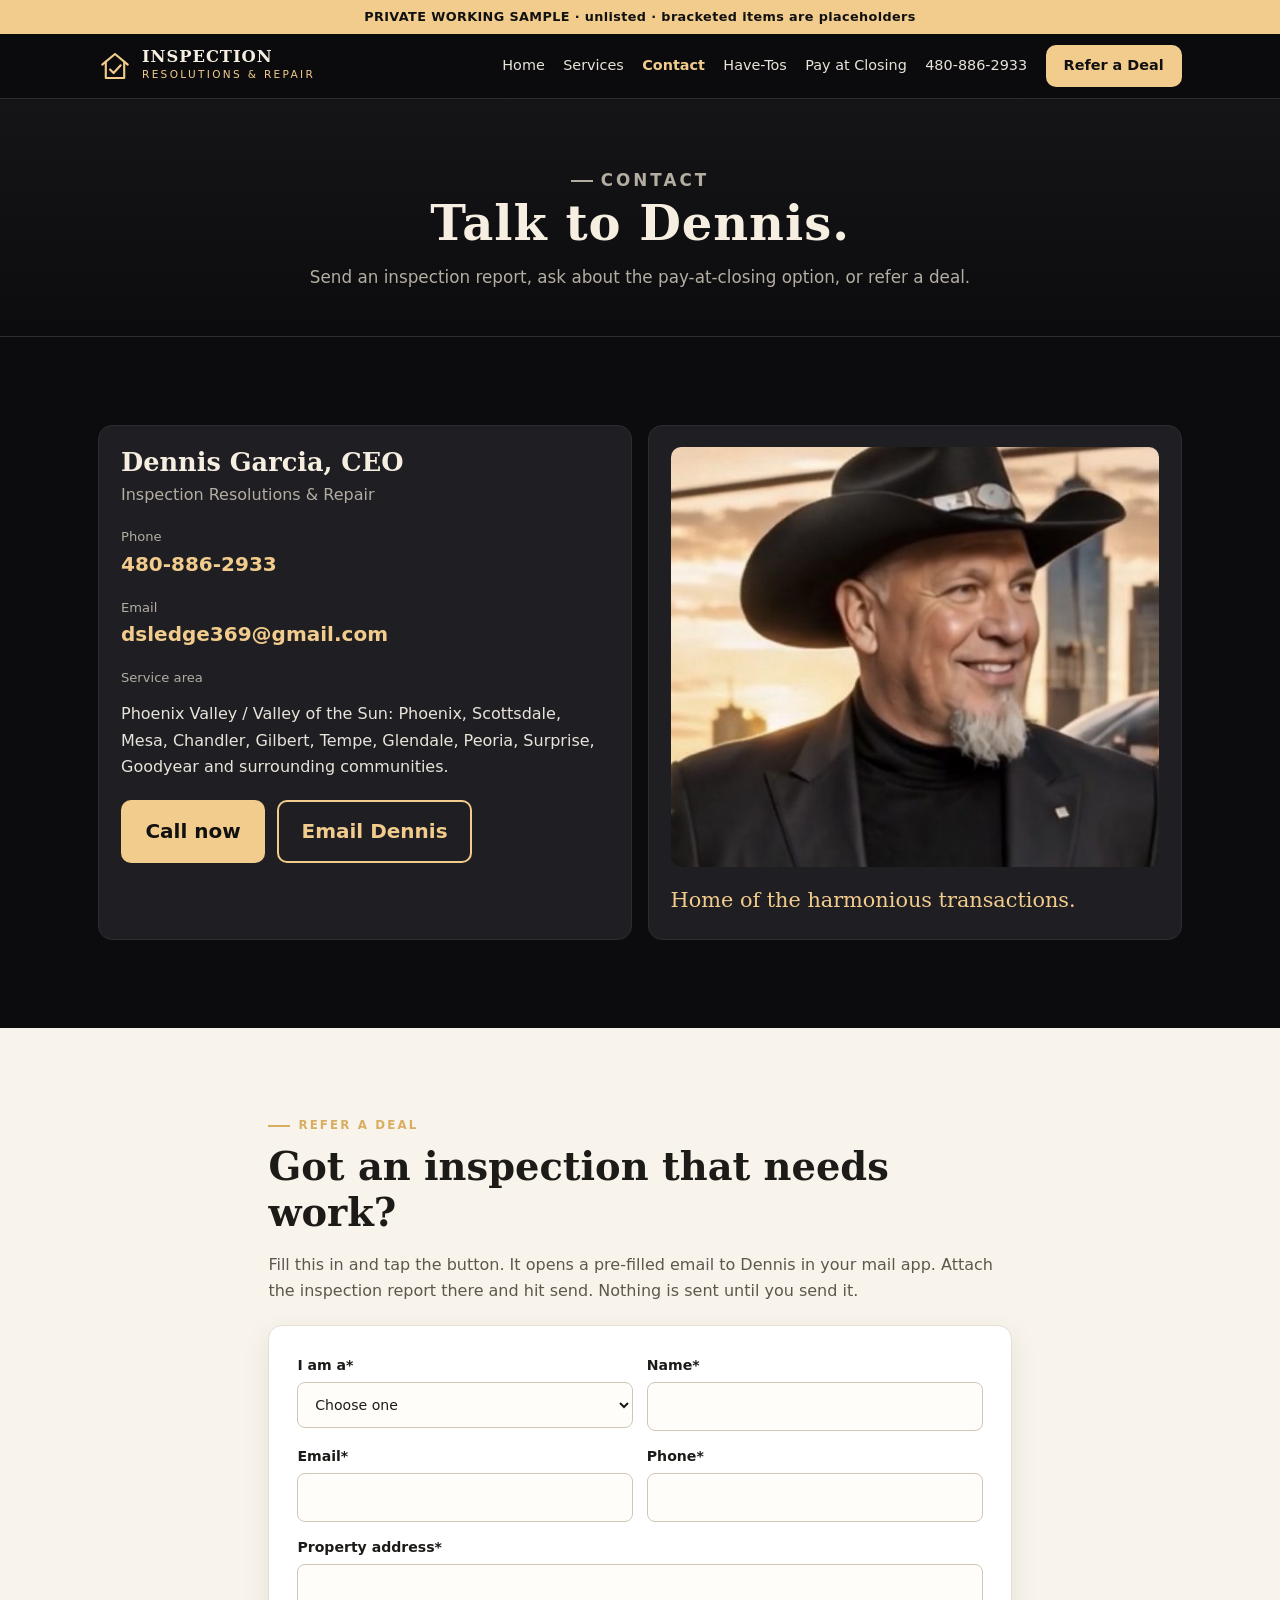
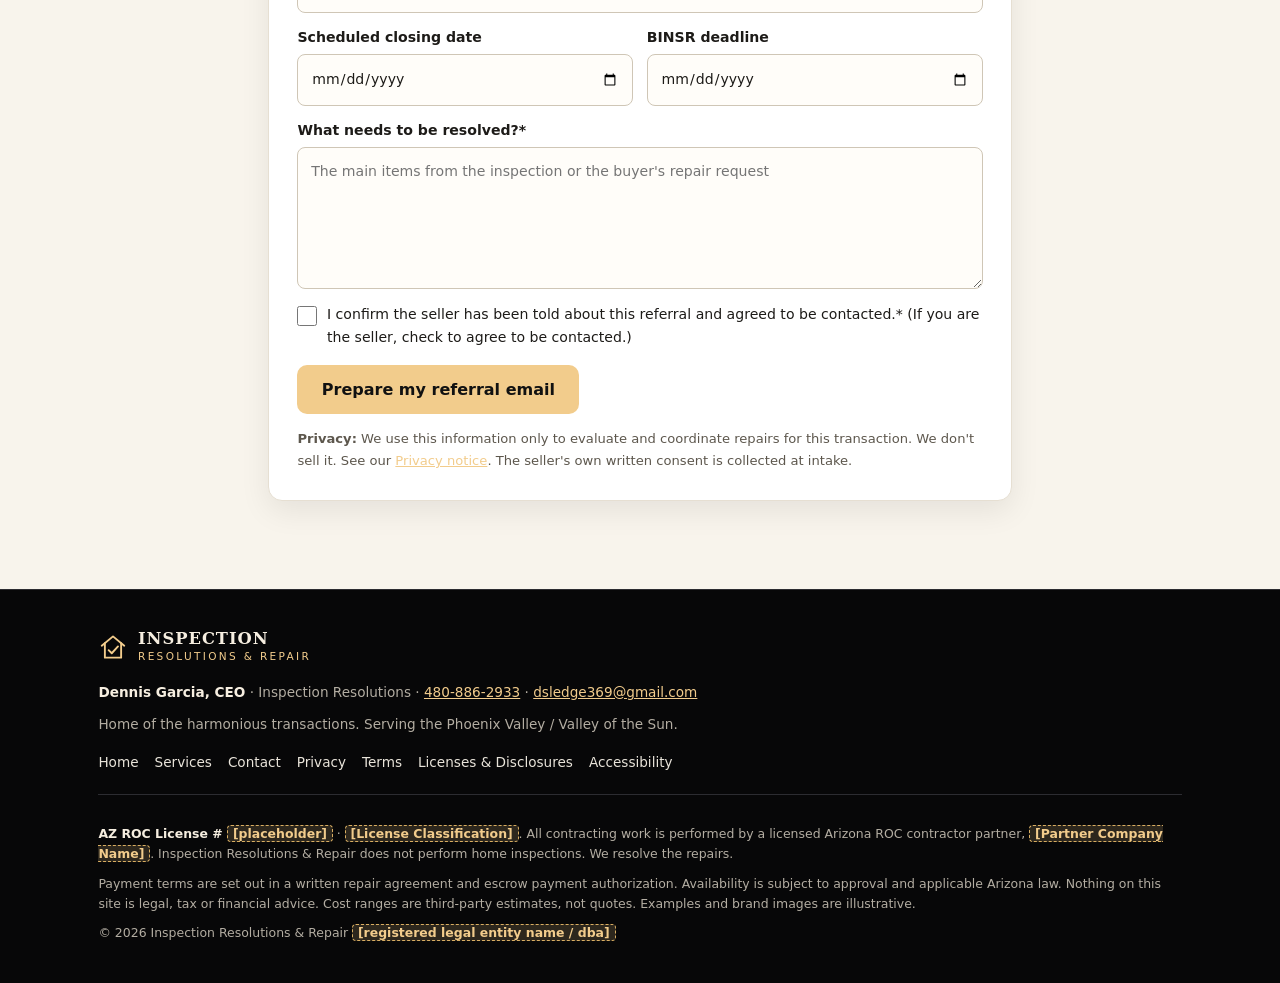
<file: irr-dyzc31nq/contact.html>
<!DOCTYPE html>
<html lang="en">
<head>
<meta charset="UTF-8">
<meta name="viewport" content="width=device-width, initial-scale=1, viewport-fit=cover">
<meta name="robots" content="noindex, nofollow"><!-- PREVIEW ONLY: remove before going live -->
<title>Contact & Refer a Deal | Inspection Resolutions & Repair</title>
<meta name="description" content="Call Dennis Garcia, CEO, at 480-886-2933 or refer a deal. Serving Phoenix, Scottsdale, Mesa, Chandler, Gilbert and the Valley.">
<meta name="theme-color" content="#0c0c0e">
<meta property="og:title" content="Contact & Refer a Deal | Inspection Resolutions & Repair">
<meta property="og:description" content="Call Dennis Garcia, CEO, at 480-886-2933 or refer a deal. Serving Phoenix, Scottsdale, Mesa, Chandler, Gilbert and the Valley.">
<meta property="og:image" content="assets/img/og-share.jpg">
<link rel="icon" href="assets/icon.svg" type="image/svg+xml">
<link rel="stylesheet" href="assets/styles.css">
</head>
<body>
<a class="skip" href="#main">Skip to content</a>
<div class="draft-banner">PRIVATE WORKING SAMPLE · unlisted · bracketed items are placeholders</div>
<header class="nav" id="top">
  <div class="container nav-inner">
    <a href="index.html" class="brand" aria-label="Inspection Resolutions and Repair, home">
      <img src="assets/icon.svg" width="34" height="34" alt="">
      <span><b>INSPECTION</b><small>Resolutions &amp; Repair</small></span>
    </a>
    <button class="menu-toggle" aria-label="Open menu" aria-expanded="false" aria-controls="menu">☰</button>
    <nav class="links" id="menu" aria-label="Main">
      <a href="index.html">Home</a>
      <a href="services.html">Services</a>
      <a href="contact.html" aria-current="page">Contact</a>
      <a href="index.html#have-tos">Have-Tos</a>
      <a href="services.html#pay-at-closing">Pay at Closing</a>
      <a href="tel:+14808862933">480-886-2933</a>
      <a href="contact.html#refer" class="btn btn-gold btn-sm">Refer a Deal</a>
    </nav>
  </div>
</header>
<main id="main">
<section class="page-hero">
  <div class="container">
    <p class="eyebrow" style="justify-content:center">Contact</p>
    <h1>Talk to Dennis.</h1>
    <p>Send an inspection report, ask about the pay-at-closing option, or refer a deal.</p>
  </div>
</section>

<section class="section">
  <div class="container contact-grid">
    <div class="contact-card">
      <h2 style="font-size:1.6rem;margin-bottom:.25rem">Dennis Garcia, CEO</h2>
      <p class="muted">Inspection Resolutions &amp; Repair</p>
      <p class="muted small" style="margin-top:1.1rem">Phone</p>
      <a href="tel:+14808862933">480-886-2933</a>
      <p class="muted small" style="margin-top:1rem">Email</p>
      <a href="mailto:dsledge369@gmail.com">dsledge369@gmail.com</a>
      <p class="muted small" style="margin-top:1rem">Service area</p>
      <p>Phoenix Valley / Valley of the Sun: Phoenix, Scottsdale, Mesa, Chandler, Gilbert, Tempe, Glendale, Peoria, Surprise, Goodyear and surrounding communities.</p>
      <div class="cta" style="justify-content:flex-start;margin-top:1.25rem">
        <a href="tel:+14808862933" class="btn btn-gold">Call now</a>
        <a href="mailto:dsledge369@gmail.com" class="btn btn-line">Email Dennis</a>
      </div>
    </div>
    <div class="contact-card">
      <figure class="about-photo" style="max-width:none">
        <img src="assets/img/denny-main-photo.jpg" alt="Dennis Garcia in a black cowboy hat and black jacket, smiling" loading="lazy" width="560" height="740" style="border-radius:10px;max-height:420px;width:100%;object-fit:cover;object-position:50% 20%">
      </figure>
      <p class="sig">Home of the harmonious transactions.</p>
    </div>
  </div>
</section>

<section id="refer" class="section paper">
  <div class="container narrow">
    <p class="eyebrow">Refer a deal</p>
    <h2>Got an inspection that needs work?</h2>
    <p class="muted" style="margin-bottom:1.25rem">Fill this in and tap the button. It opens a pre-filled email to Dennis in your mail app. Attach the inspection report there and hit send. Nothing is sent until you send it.</p>
    <form id="intake" novalidate>
      <div class="fgrid">
        <label>I am a*<select name="role" required><option value="">Choose one</option><option>Listing agent</option><option>Buyer's agent</option><option>Seller</option><option>Buyer</option><option>Inspector</option><option>Title / escrow</option><option>Other</option></select></label>
        <label>Name*<input name="name" required autocomplete="name"></label>
        <label>Email*<input type="email" name="email" required autocomplete="email"></label>
        <label>Phone*<input type="tel" name="phone" required autocomplete="tel"></label>
        <label class="full">Property address*<input name="address" required autocomplete="street-address"></label>
        <label>Scheduled closing date<input type="date" name="closing"></label>
        <label>BINSR deadline<input type="date" name="binsr"></label>
        <label class="full">What needs to be resolved?*<textarea name="summary" rows="5" required placeholder="The main items from the inspection or the buyer's repair request"></textarea></label>
        <label class="check full"><input type="checkbox" name="consent" required> <span>I confirm the seller has been told about this referral and agreed to be contacted.* (If you are the seller, check to agree to be contacted.)</span></label>
      </div>
      <p class="error" id="formError" hidden>Please fill in the required fields (*) with a valid email, and check the confirmation box.</p>
      <button type="submit" class="btn btn-gold" style="margin-top:1rem">Prepare my referral email</button>
      <p class="small muted" style="margin-top:.9rem"><strong>Privacy:</strong> We use this information only to evaluate and coordinate repairs for this transaction. We don't sell it. See our <a href="legal.html#privacy">Privacy notice</a>. The seller's own written consent is collected at intake.</p>
    </form>
    <div class="confirm" id="confirm" hidden>
      <h3>Almost done</h3>
      <p>Tap below to open the pre-filled email, attach the inspection report, and send it.</p>
      <a id="mailtoLink" class="btn btn-gold" href="#">Open the email</a>
      <button type="button" id="again" class="btn btn-line" style="margin-left:.5rem;color:#7a5612;border-color:#d9ae62">Start over</button>
    </div>
  </div>
</section>
</main>
<footer class="footer">
  <div class="container">
    <a href="index.html" class="brand"><img src="assets/icon.svg" width="30" height="30" alt=""><span><b>INSPECTION</b><small>Resolutions &amp; Repair</small></span></a>
    <p><b style="color:var(--cream)">Dennis Garcia, CEO</b> · Inspection Resolutions · <a href="tel:+14808862933">480-886-2933</a> · <a href="mailto:dsledge369@gmail.com">dsledge369@gmail.com</a></p>
    <p>Home of the harmonious transactions. Serving the Phoenix Valley / Valley of the Sun.</p>
    <nav aria-label="Footer">
      <a href="index.html">Home</a><a href="services.html">Services</a><a href="contact.html">Contact</a>
      <a href="legal.html#privacy">Privacy</a><a href="legal.html#terms">Terms</a><a href="legal.html#disclosures">Licenses &amp; Disclosures</a><a href="legal.html#accessibility">Accessibility</a>
    </nav>
    <div class="disclaim">
      <p><b style="color:var(--cream)">AZ ROC License # <span class="ph">[placeholder]</span></b> · <span class="ph">[License Classification]</span>. All contracting work is performed by a licensed Arizona ROC contractor partner, <span class="ph">[Partner Company Name]</span>. Inspection Resolutions &amp; Repair does not perform home inspections. We resolve the repairs.</p>
      <p>Payment terms are set out in a written repair agreement and escrow payment authorization. Availability is subject to approval and applicable Arizona law. Nothing on this site is legal, tax or financial advice. Cost ranges are third-party estimates, not quotes. Examples and brand images are illustrative.</p>
      <p>© <span id="yr">2026</span> Inspection Resolutions &amp; Repair <span class="ph">[registered legal entity name / dba]</span></p>
    </div>
  </div>
</footer>
<div class="callbar" aria-label="Quick contact">
  <a href="tel:+14808862933" class="btn btn-gold btn-sm">Call Dennis</a>
  <a href="contact.html#refer" class="btn btn-line btn-sm">Refer a Deal</a>
</div>
<script src="assets/script.js"></script>
</body>
</html>
</file>
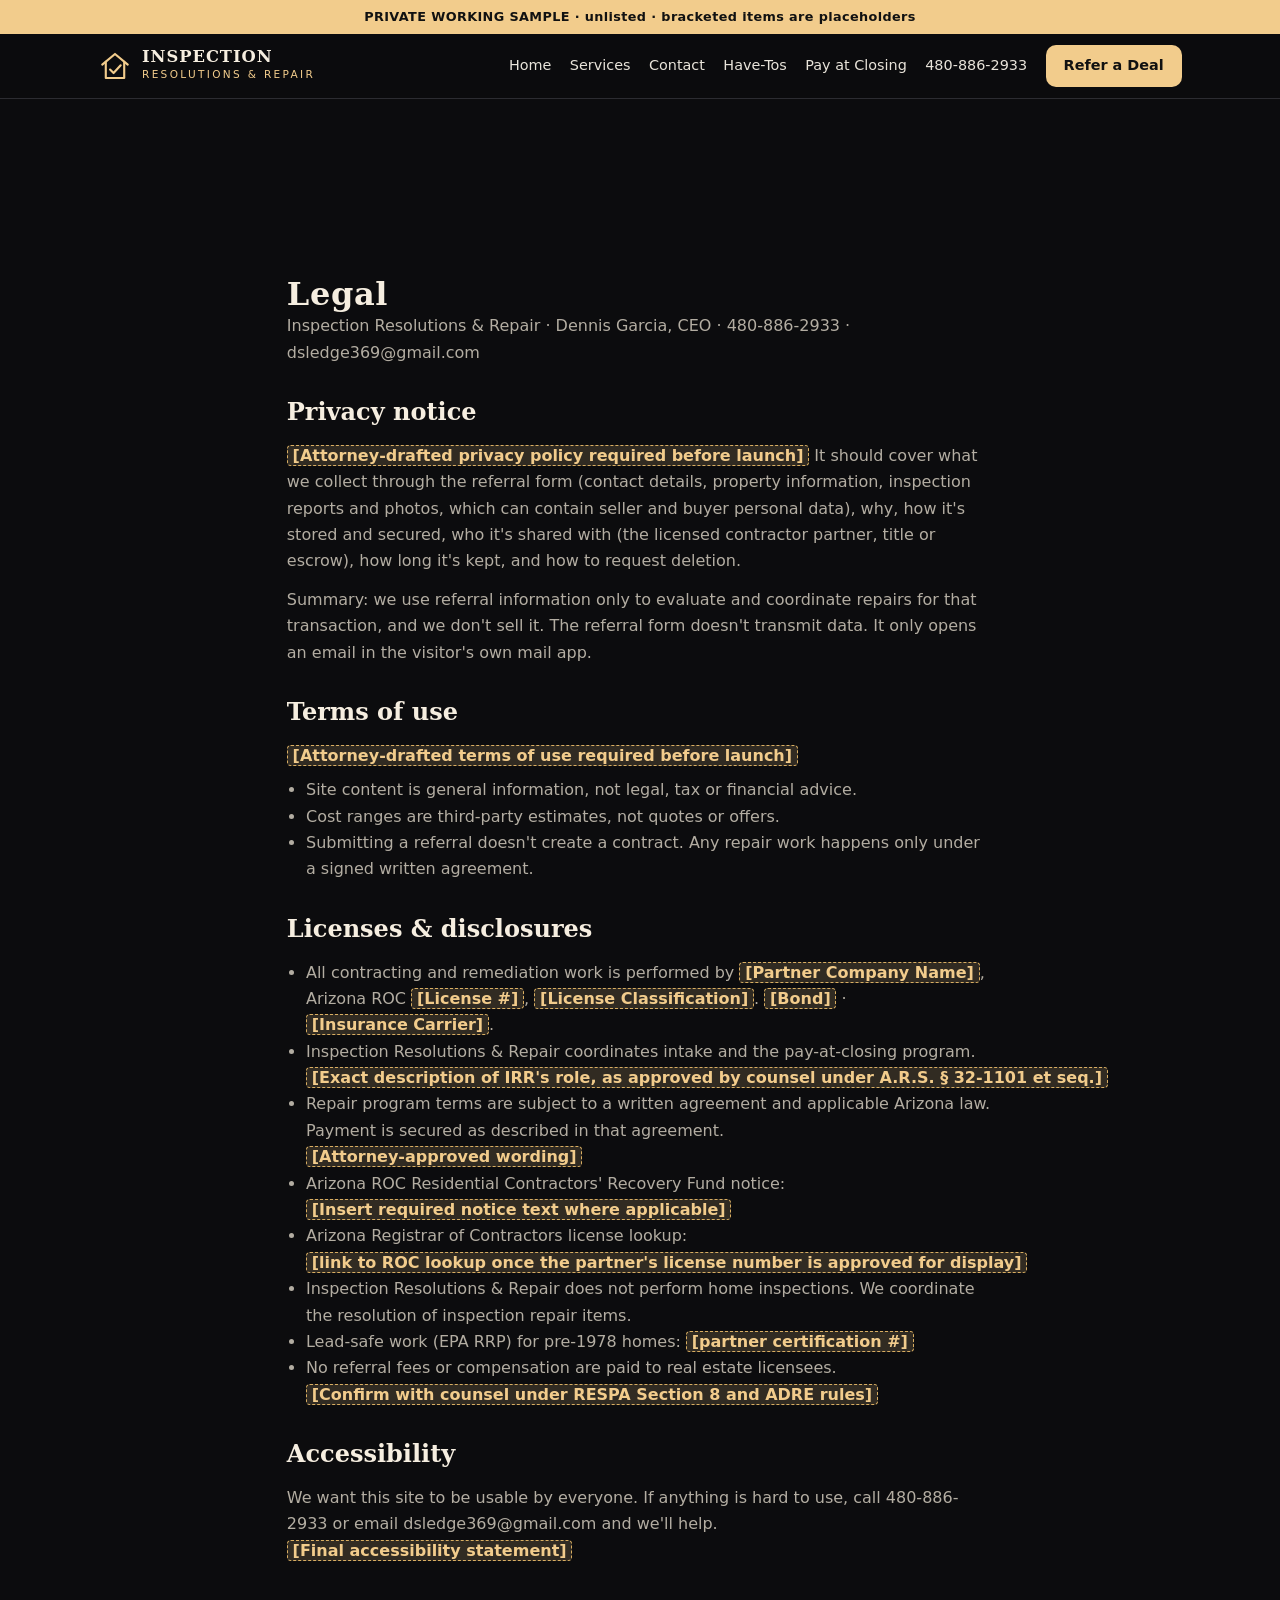
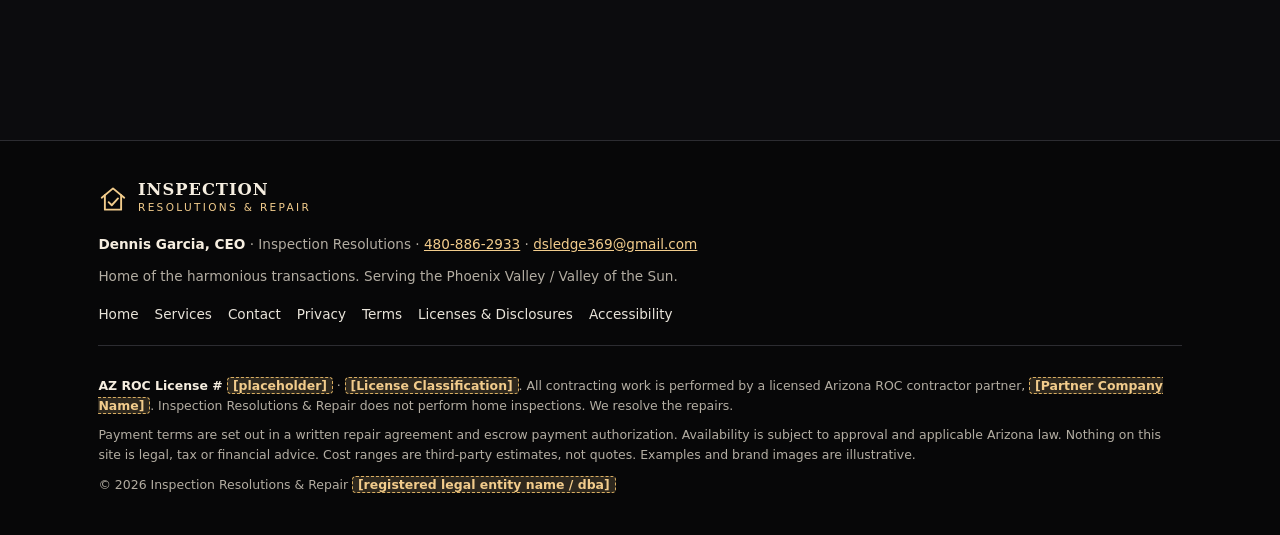
<file: irr-dyzc31nq/legal.html>
<!DOCTYPE html>
<html lang="en">
<head>
<meta charset="UTF-8">
<meta name="viewport" content="width=device-width, initial-scale=1, viewport-fit=cover">
<meta name="robots" content="noindex, nofollow"><!-- PREVIEW ONLY: remove before going live -->
<title>Legal | Inspection Resolutions & Repair</title>
<meta name="description" content="Privacy, terms, licenses and disclosures, accessibility.">
<meta name="theme-color" content="#0c0c0e">
<meta property="og:title" content="Legal | Inspection Resolutions & Repair">
<meta property="og:description" content="Privacy, terms, licenses and disclosures, accessibility.">
<meta property="og:image" content="assets/img/og-share.jpg">
<link rel="icon" href="assets/icon.svg" type="image/svg+xml">
<link rel="stylesheet" href="assets/styles.css">
</head>
<body>
<a class="skip" href="#main">Skip to content</a>
<div class="draft-banner">PRIVATE WORKING SAMPLE · unlisted · bracketed items are placeholders</div>
<header class="nav" id="top">
  <div class="container nav-inner">
    <a href="index.html" class="brand" aria-label="Inspection Resolutions and Repair, home">
      <img src="assets/icon.svg" width="34" height="34" alt="">
      <span><b>INSPECTION</b><small>Resolutions &amp; Repair</small></span>
    </a>
    <button class="menu-toggle" aria-label="Open menu" aria-expanded="false" aria-controls="menu">☰</button>
    <nav class="links" id="menu" aria-label="Main">
      <a href="index.html">Home</a>
      <a href="services.html">Services</a>
      <a href="contact.html">Contact</a>
      <a href="index.html#have-tos">Have-Tos</a>
      <a href="services.html#pay-at-closing">Pay at Closing</a>
      <a href="tel:+14808862933">480-886-2933</a>
      <a href="contact.html#refer" class="btn btn-gold btn-sm">Refer a Deal</a>
    </nav>
  </div>
</header>
<main id="main">
<section class="section legal"><div class="container narrow"><section class="section legal"><div class="container narrow">
<h1 style="font-size:2rem">Legal</h1>
<p>Inspection Resolutions &amp; Repair · Dennis Garcia, CEO · 480-886-2933 · dsledge369@gmail.com</p>

<h2 id="privacy">Privacy notice</h2>
<p><span class="ph">[Attorney-drafted privacy policy required before launch]</span> It should cover what we collect through the referral form (contact details, property information, inspection reports and photos, which can contain seller and buyer personal data), why, how it's stored and secured, who it's shared with (the licensed contractor partner, title or escrow), how long it's kept, and how to request deletion.</p>
<p>Summary: we use referral information only to evaluate and coordinate repairs for that transaction, and we don't sell it. The referral form doesn't transmit data. It only opens an email in the visitor's own mail app.</p>

<h2 id="terms">Terms of use</h2>
<p><span class="ph">[Attorney-drafted terms of use required before launch]</span></p>
<ul><li>Site content is general information, not legal, tax or financial advice.</li><li>Cost ranges are third-party estimates, not quotes or offers.</li><li>Submitting a referral doesn't create a contract. Any repair work happens only under a signed written agreement.</li></ul>

<h2 id="disclosures">Licenses &amp; disclosures</h2>
<ul>
<li>All contracting and remediation work is performed by <span class="ph">[Partner Company Name]</span>, Arizona ROC <span class="ph">[License #]</span>, <span class="ph">[License Classification]</span>. <span class="ph">[Bond]</span> · <span class="ph">[Insurance Carrier]</span>.</li>
<li>Inspection Resolutions &amp; Repair coordinates intake and the pay-at-closing program. <span class="ph">[Exact description of IRR's role, as approved by counsel under A.R.S. § 32-1101 et seq.]</span></li>
<li>Repair program terms are subject to a written agreement and applicable Arizona law. Payment is secured as described in that agreement. <span class="ph">[Attorney-approved wording]</span></li>
<li>Arizona ROC Residential Contractors' Recovery Fund notice: <span class="ph">[Insert required notice text where applicable]</span></li>
<li>Arizona Registrar of Contractors license lookup: <span class="ph">[link to ROC lookup once the partner's license number is approved for display]</span></li>
<li>Inspection Resolutions &amp; Repair does not perform home inspections. We coordinate the resolution of inspection repair items.</li>
<li>Lead-safe work (EPA RRP) for pre-1978 homes: <span class="ph">[partner certification #]</span></li>
<li>No referral fees or compensation are paid to real estate licensees. <span class="ph">[Confirm with counsel under RESPA Section 8 and ADRE rules]</span></li>
</ul>

<h2 id="accessibility">Accessibility</h2>
<p>We want this site to be usable by everyone. If anything is hard to use, call 480-886-2933 or email dsledge369@gmail.com and we'll help. <span class="ph">[Final accessibility statement]</span></p>
</div></section>
</main>
<footer class="footer">
  <div class="container">
    <a href="index.html" class="brand"><img src="assets/icon.svg" width="30" height="30" alt=""><span><b>INSPECTION</b><small>Resolutions &amp; Repair</small></span></a>
    <p><b style="color:var(--cream)">Dennis Garcia, CEO</b> · Inspection Resolutions · <a href="tel:+14808862933">480-886-2933</a> · <a href="mailto:dsledge369@gmail.com">dsledge369@gmail.com</a></p>
    <p>Home of the harmonious transactions. Serving the Phoenix Valley / Valley of the Sun.</p>
    <nav aria-label="Footer">
      <a href="index.html">Home</a><a href="services.html">Services</a><a href="contact.html">Contact</a>
      <a href="legal.html#privacy">Privacy</a><a href="legal.html#terms">Terms</a><a href="legal.html#disclosures">Licenses &amp; Disclosures</a><a href="legal.html#accessibility">Accessibility</a>
    </nav>
    <div class="disclaim">
      <p><b style="color:var(--cream)">AZ ROC License # <span class="ph">[placeholder]</span></b> · <span class="ph">[License Classification]</span>. All contracting work is performed by a licensed Arizona ROC contractor partner, <span class="ph">[Partner Company Name]</span>. Inspection Resolutions &amp; Repair does not perform home inspections. We resolve the repairs.</p>
      <p>Payment terms are set out in a written repair agreement and escrow payment authorization. Availability is subject to approval and applicable Arizona law. Nothing on this site is legal, tax or financial advice. Cost ranges are third-party estimates, not quotes. Examples and brand images are illustrative.</p>
      <p>© <span id="yr">2026</span> Inspection Resolutions &amp; Repair <span class="ph">[registered legal entity name / dba]</span></p>
    </div>
  </div>
</footer>
<div class="callbar" aria-label="Quick contact">
  <a href="tel:+14808862933" class="btn btn-gold btn-sm">Call Dennis</a>
  <a href="contact.html#refer" class="btn btn-line btn-sm">Refer a Deal</a>
</div>
<script src="assets/script.js"></script>
</body>
</html>
</file>
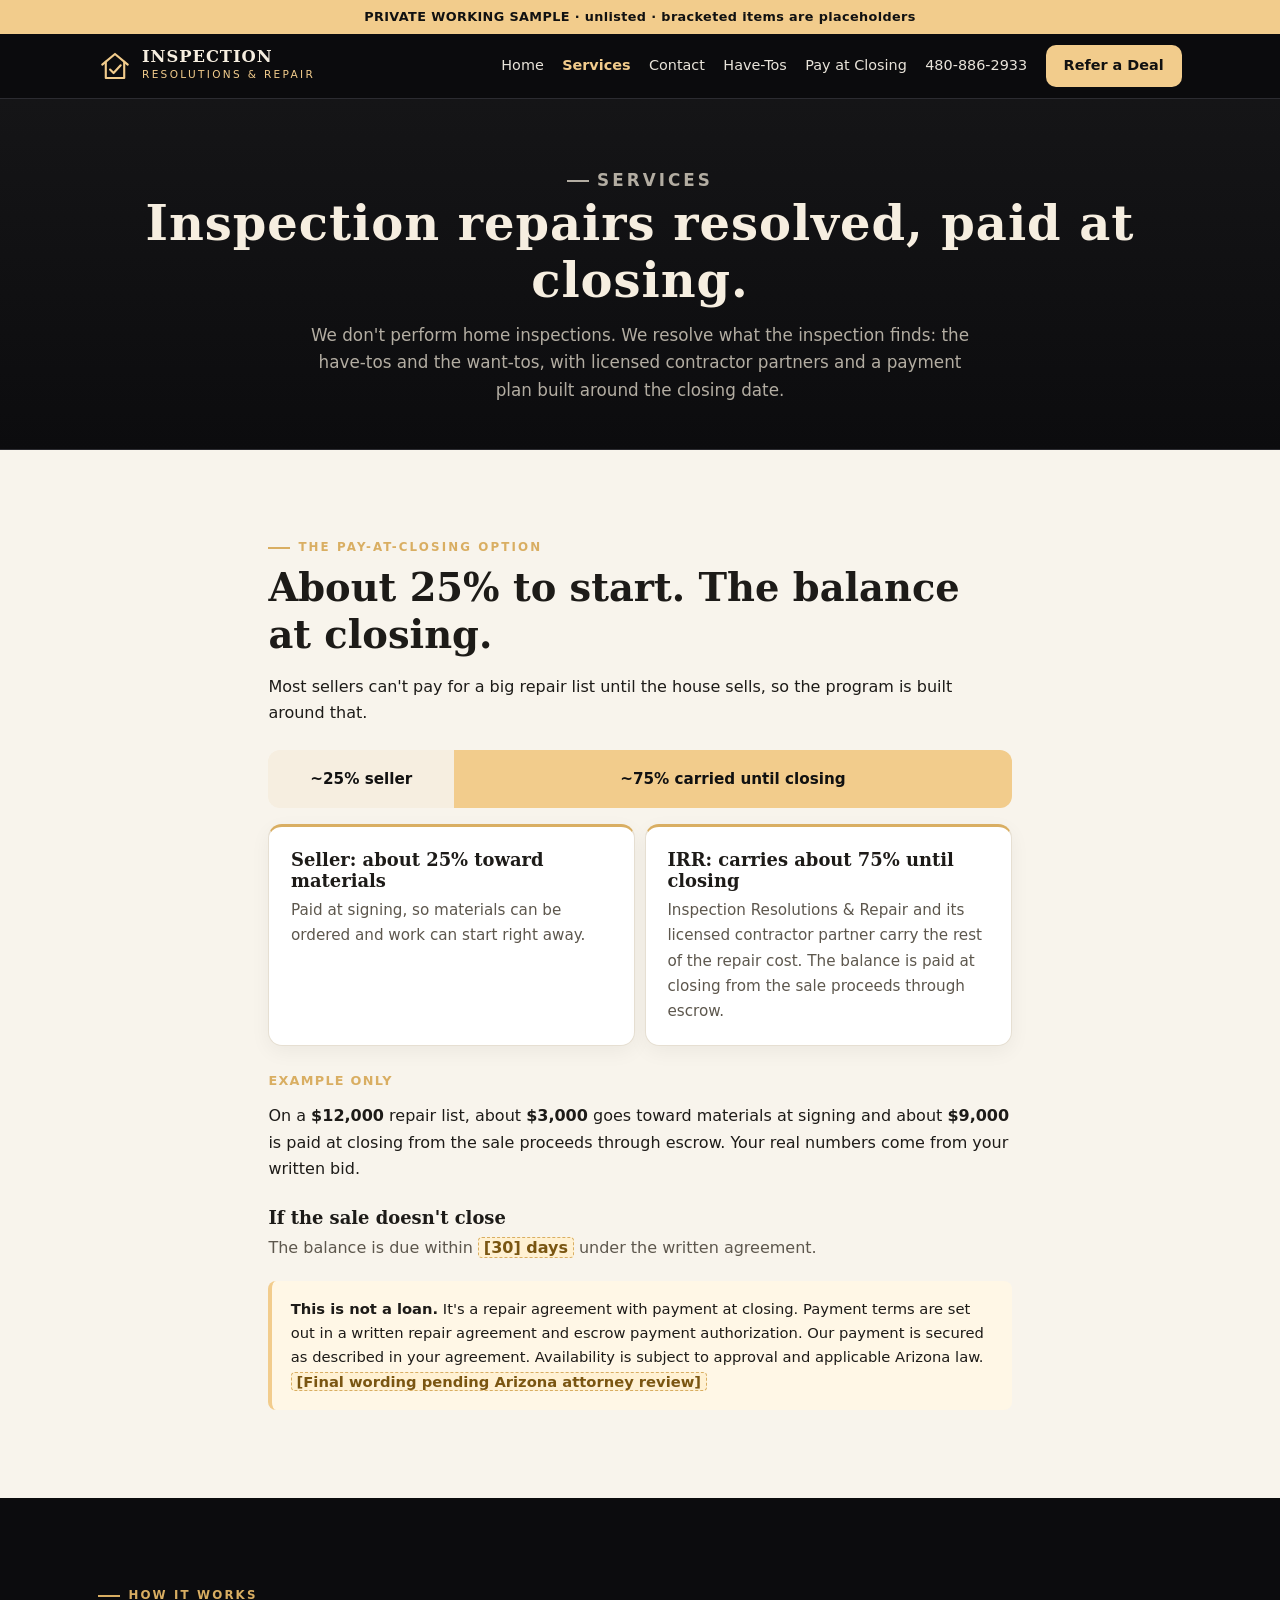
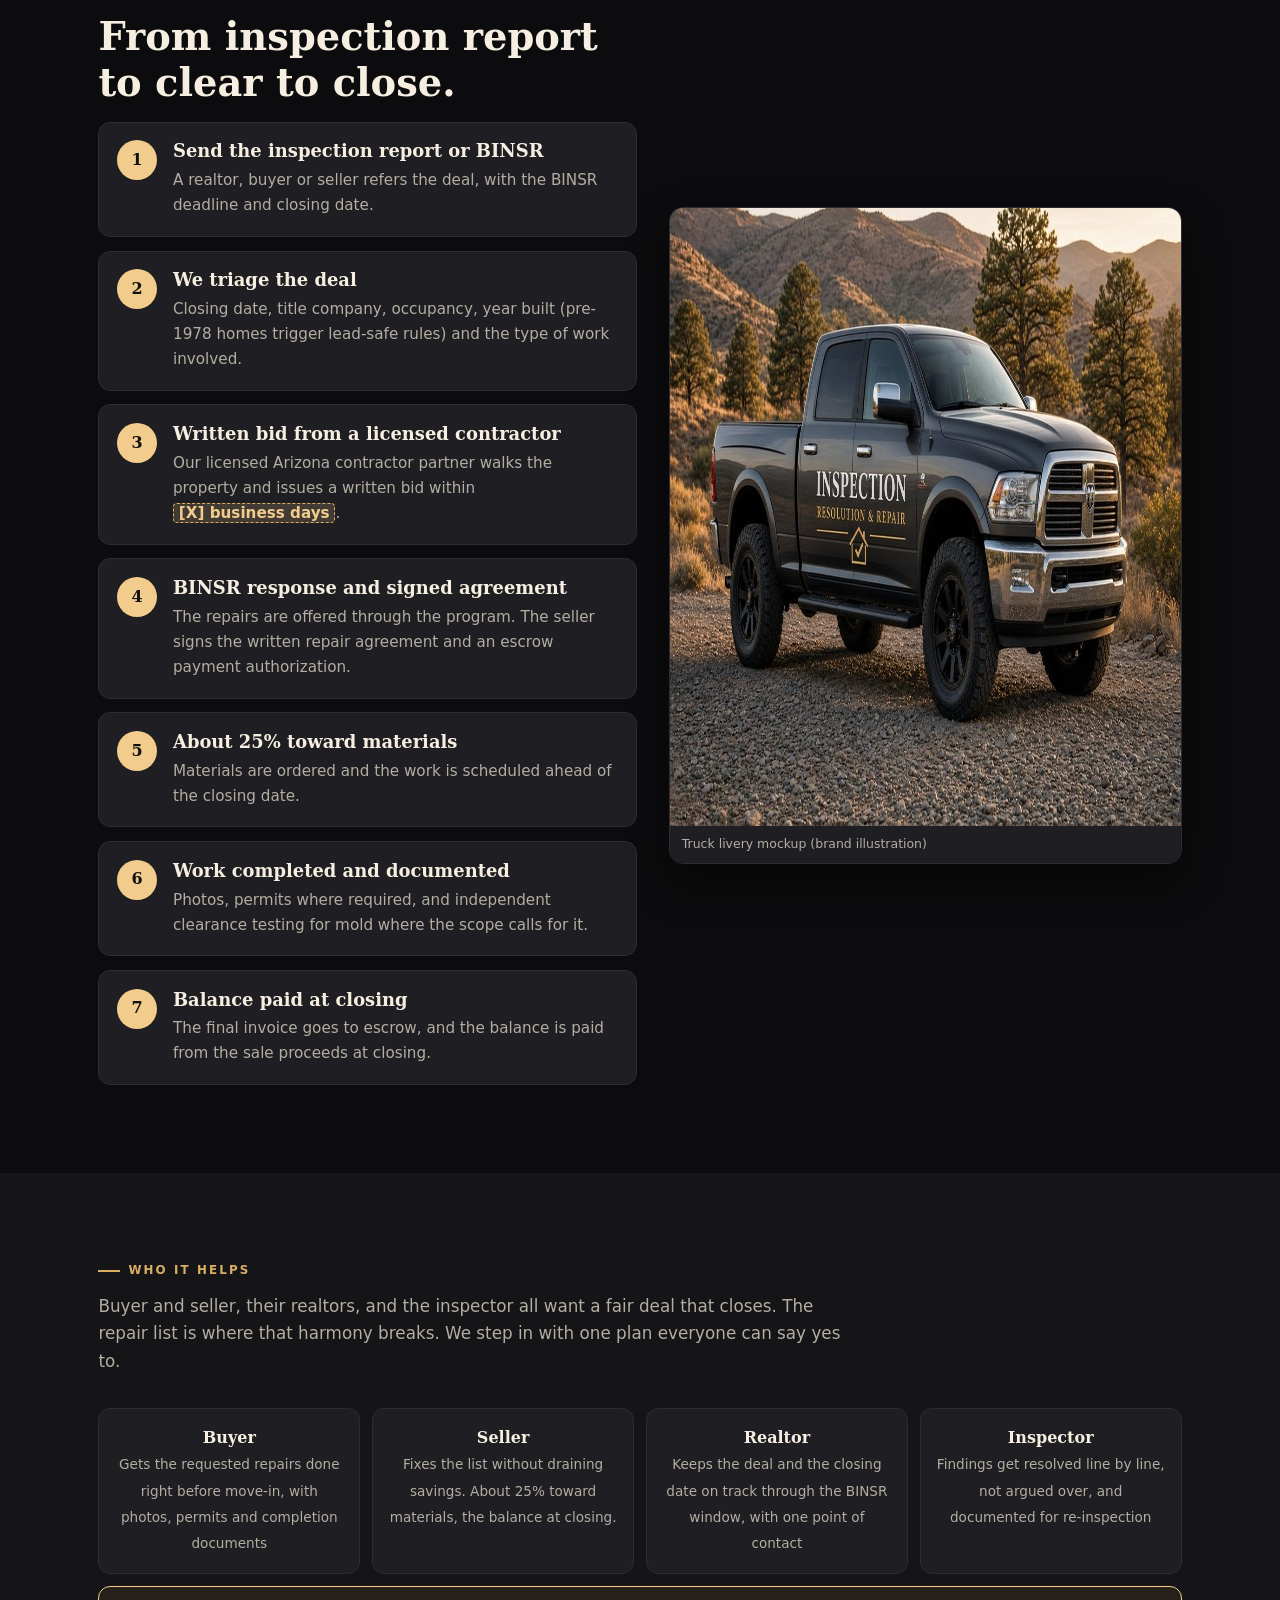
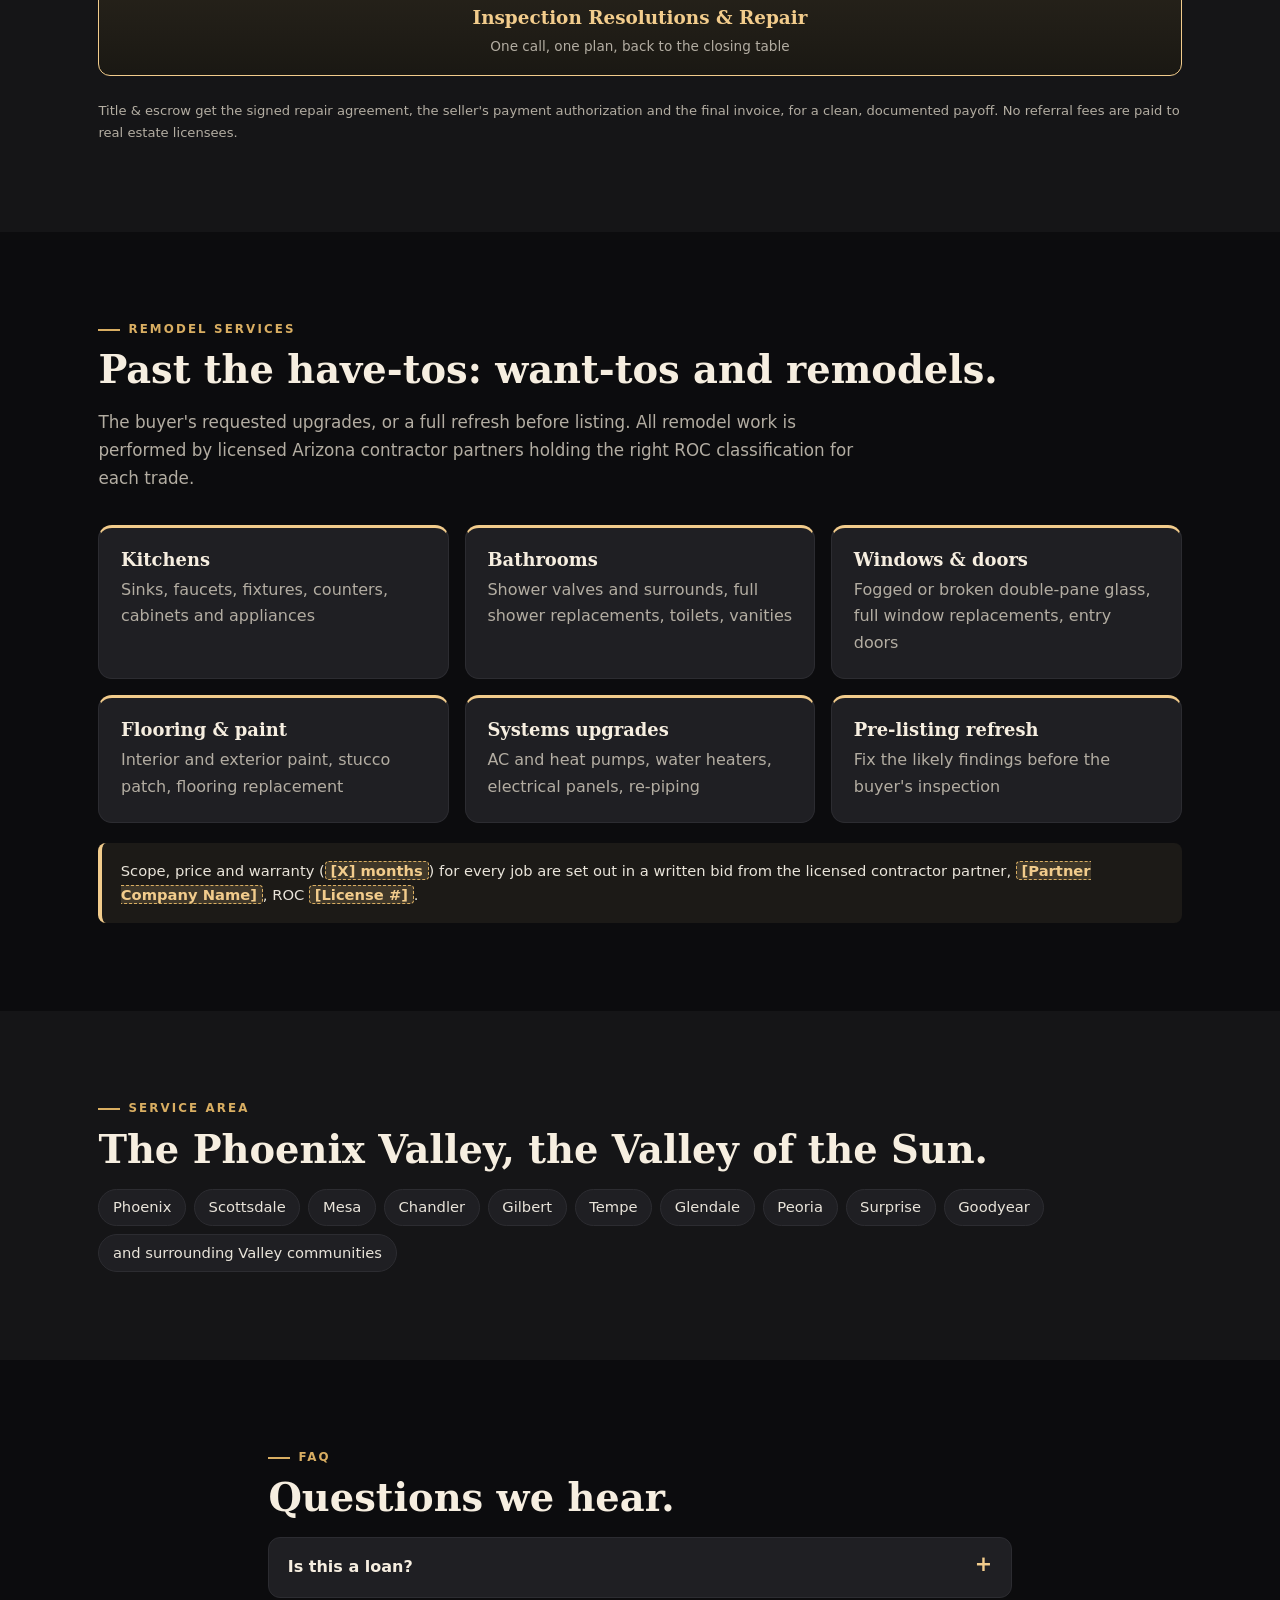
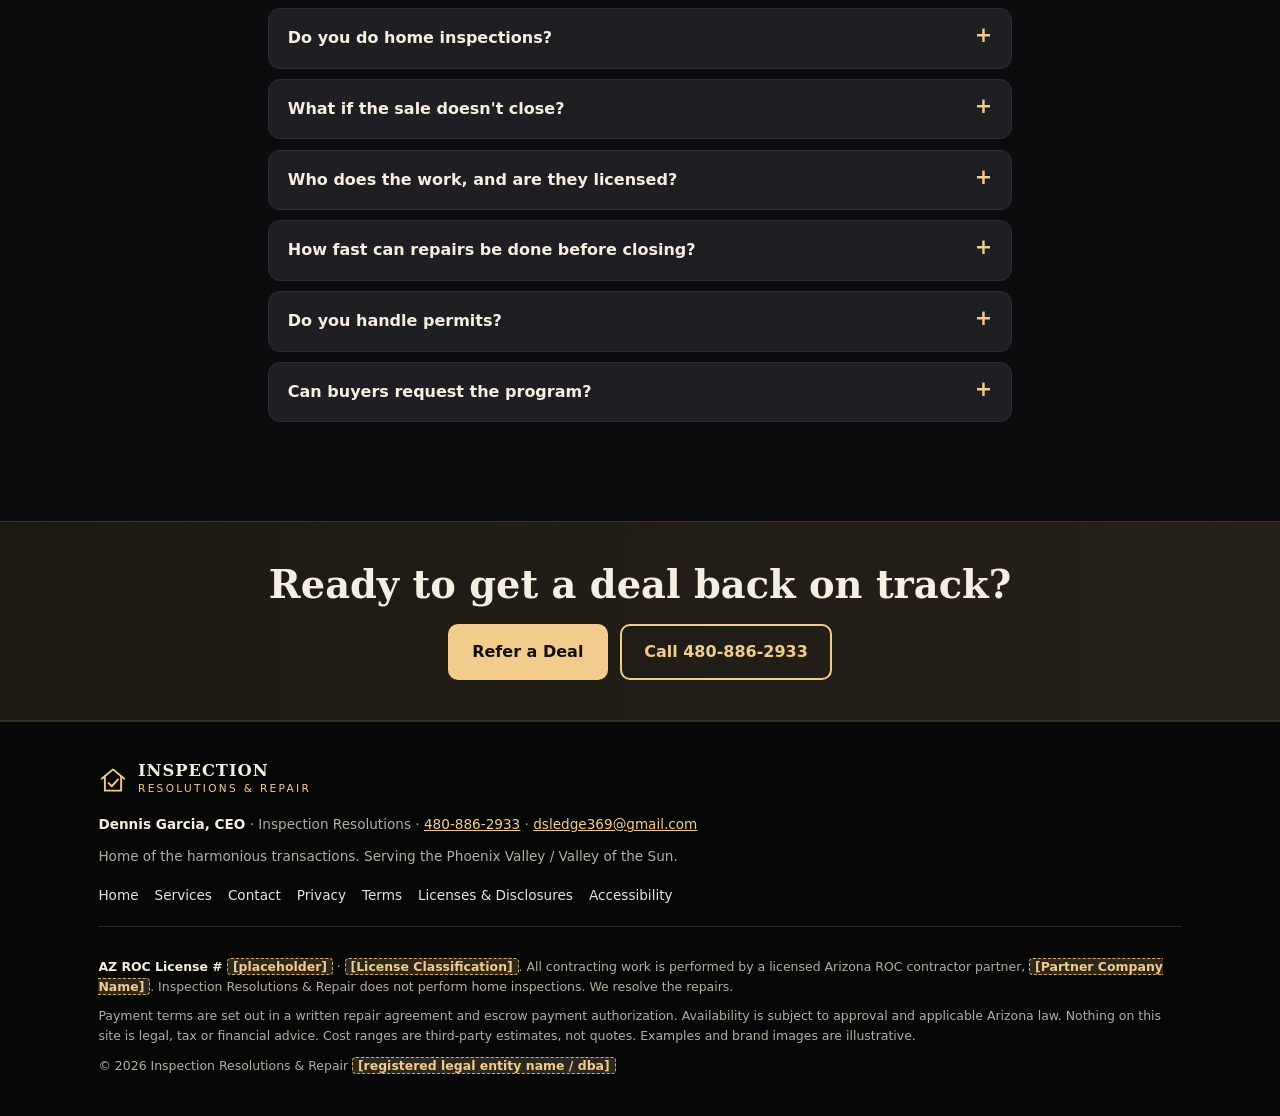
<file: irr-dyzc31nq/services.html>
<!DOCTYPE html>
<html lang="en">
<head>
<meta charset="UTF-8">
<meta name="viewport" content="width=device-width, initial-scale=1, viewport-fit=cover">
<meta name="robots" content="noindex, nofollow"><!-- PREVIEW ONLY: remove before going live -->
<title>Services & Pay at Closing | Inspection Resolutions & Repair</title>
<meta name="description" content="Pay-at-closing inspection repairs, how it works, who it helps, remodel services. Serving the Valley of the Sun.">
<meta name="theme-color" content="#0c0c0e">
<meta property="og:title" content="Services & Pay at Closing | Inspection Resolutions & Repair">
<meta property="og:description" content="Pay-at-closing inspection repairs, how it works, who it helps, remodel services. Serving the Valley of the Sun.">
<meta property="og:image" content="assets/img/og-share.jpg">
<link rel="icon" href="assets/icon.svg" type="image/svg+xml">
<link rel="stylesheet" href="assets/styles.css">
</head>
<body>
<a class="skip" href="#main">Skip to content</a>
<div class="draft-banner">PRIVATE WORKING SAMPLE · unlisted · bracketed items are placeholders</div>
<header class="nav" id="top">
  <div class="container nav-inner">
    <a href="index.html" class="brand" aria-label="Inspection Resolutions and Repair, home">
      <img src="assets/icon.svg" width="34" height="34" alt="">
      <span><b>INSPECTION</b><small>Resolutions &amp; Repair</small></span>
    </a>
    <button class="menu-toggle" aria-label="Open menu" aria-expanded="false" aria-controls="menu">☰</button>
    <nav class="links" id="menu" aria-label="Main">
      <a href="index.html">Home</a>
      <a href="services.html" aria-current="page">Services</a>
      <a href="contact.html">Contact</a>
      <a href="index.html#have-tos">Have-Tos</a>
      <a href="services.html#pay-at-closing">Pay at Closing</a>
      <a href="tel:+14808862933">480-886-2933</a>
      <a href="contact.html#refer" class="btn btn-gold btn-sm">Refer a Deal</a>
    </nav>
  </div>
</header>
<main id="main">
<section class="page-hero">
  <div class="container">
    <p class="eyebrow" style="justify-content:center">Services</p>
    <h1>Inspection repairs resolved, paid at closing.</h1>
    <p>We don't perform home inspections. We resolve what the inspection finds: the have-tos and the want-tos, with licensed contractor partners and a payment plan built around the closing date.</p>
  </div>
</section>

<!-- PAY AT CLOSING -->
<section id="pay-at-closing" class="section paper">
  <div class="container narrow">
    <p class="eyebrow">The pay-at-closing option</p>
    <h2>About 25% to start. The balance at closing.</h2>
    <p>Most sellers can't pay for a big repair list until the house sells, so the program is built around that.</p>
    <div class="pay">
      <div class="bar" role="img" aria-label="About 25 percent from the seller toward materials, about 75 percent carried by IRR until closing">
        <div class="a">~25% seller</div><div class="b">~75% carried until closing</div>
      </div>
      <div class="bar-legend">
        <div class="card"><h3>Seller: about 25% toward materials</h3><p>Paid at signing, so materials can be ordered and work can start right away.</p></div>
        <div class="card"><h3>IRR: carries about 75% until closing</h3><p>Inspection Resolutions &amp; Repair and its licensed contractor partner carry the rest of the repair cost. The balance is paid at closing from the sale proceeds through escrow.</p></div>
      </div>
    </div>
    <p class="example">Example only</p>
    <p>On a <strong>$12,000</strong> repair list, about <strong>$3,000</strong> goes toward materials at signing and about <strong>$9,000</strong> is paid at closing from the sale proceeds through escrow. Your real numbers come from your written bid.</p>
    <h3 style="margin-top:1.5rem">If the sale doesn't close</h3>
    <p class="muted">The balance is due within <span class="ph">[30] days</span> under the written agreement.</p>
    <p class="note"><strong>This is not a loan.</strong> It's a repair agreement with payment at closing. Payment terms are set out in a written repair agreement and escrow payment authorization. Our payment is secured as described in your agreement. Availability is subject to approval and applicable Arizona law. <span class="ph">[Final wording pending Arizona attorney review]</span></p>
  </div>
</section>

<!-- HOW IT WORKS -->
<section id="how" class="section">
  <div class="container split">
    <div>
      <p class="eyebrow">How it works</p>
      <h2>From inspection report to clear to close.</h2>
      <ol class="steps">
        <li><div><h3>Send the inspection report or BINSR</h3><p>A realtor, buyer or seller refers the deal, with the BINSR deadline and closing date.</p></div></li>
        <li><div><h3>We triage the deal</h3><p>Closing date, title company, occupancy, year built (pre-1978 homes trigger lead-safe rules) and the type of work involved.</p></div></li>
        <li><div><h3>Written bid from a licensed contractor</h3><p>Our licensed Arizona contractor partner walks the property and issues a written bid within <span class="ph">[X] business days</span>.</p></div></li>
        <li><div><h3>BINSR response and signed agreement</h3><p>The repairs are offered through the program. The seller signs the written repair agreement and an escrow payment authorization.</p></div></li>
        <li><div><h3>About 25% toward materials</h3><p>Materials are ordered and the work is scheduled ahead of the closing date.</p></div></li>
        <li><div><h3>Work completed and documented</h3><p>Photos, permits where required, and independent clearance testing for mold where the scope calls for it.</p></div></li>
        <li><div><h3>Balance paid at closing</h3><p>The final invoice goes to escrow, and the balance is paid from the sale proceeds at closing.</p></div></li>
      </ol>
    </div>
    <figure class="photo">
      <img src="assets/img/irr-truck.jpg" alt="Charcoal pickup truck with the Inspection Resolution and Repair logo on the door" loading="lazy" width="1100" height="618">
      <figcaption>Truck livery mockup (brand illustration)</figcaption>
    </figure>
  </div>
</section>

<!-- WHO IT HELPS -->
<section id="who" class="section alt">
  <div class="container">
    <p class="eyebrow">Who it helps</p>
    <p class="intro muted">Buyer and seller, their realtors, and the inspector all want a fair deal that closes. The repair list is where that harmony breaks. We step in with one plan everyone can say yes to.</p>
    <div class="harmony" role="list">
      <div class="party" role="listitem"><b>Buyer</b><span>Gets the requested repairs done right before move-in, with photos, permits and completion documents</span></div>
      <div class="party" role="listitem"><b>Seller</b><span>Fixes the list without draining savings. About 25% toward materials, the balance at closing.</span></div>
      <div class="party" role="listitem"><b>Realtor</b><span>Keeps the deal and the closing date on track through the BINSR window, with one point of contact</span></div>
      <div class="party" role="listitem"><b>Inspector</b><span>Findings get resolved line by line, not argued over, and documented for re-inspection</span></div>
      <div class="party fourth" role="listitem"><b>Inspection Resolutions &amp; Repair</b><span>One call, one plan, back to the closing table</span></div>
    </div>
    <p class="small muted">Title &amp; escrow get the signed repair agreement, the seller's payment authorization and the final invoice, for a clean, documented payoff. No referral fees are paid to real estate licensees.</p>
  </div>
</section>

<!-- REMODEL -->
<section id="remodel" class="section">
  <div class="container">
    <p class="eyebrow">Remodel services</p>
    <h2>Past the have-tos: want-tos and remodels.</h2>
    <p class="intro muted">The buyer's requested upgrades, or a full refresh before listing. All remodel work is performed by licensed Arizona contractor partners holding the right ROC classification for each trade.</p>
    <div class="grid three services-list">
      <div class="card"><h3>Kitchens</h3><p class="muted">Sinks, faucets, fixtures, counters, cabinets and appliances</p></div>
      <div class="card"><h3>Bathrooms</h3><p class="muted">Shower valves and surrounds, full shower replacements, toilets, vanities</p></div>
      <div class="card"><h3>Windows &amp; doors</h3><p class="muted">Fogged or broken double-pane glass, full window replacements, entry doors</p></div>
      <div class="card"><h3>Flooring &amp; paint</h3><p class="muted">Interior and exterior paint, stucco patch, flooring replacement</p></div>
      <div class="card"><h3>Systems upgrades</h3><p class="muted">AC and heat pumps, water heaters, electrical panels, re-piping</p></div>
      <div class="card"><h3>Pre-listing refresh</h3><p class="muted">Fix the likely findings before the buyer's inspection</p></div>
    </div>
    <p class="note">Scope, price and warranty (<span class="ph">[X] months</span>) for every job are set out in a written bid from the licensed contractor partner, <span class="ph">[Partner Company Name]</span>, ROC <span class="ph">[License #]</span>.</p>
  </div>
</section>

<!-- SERVICE AREA -->
<section id="area" class="section alt">
  <div class="container">
    <p class="eyebrow">Service area</p>
    <h2>The Phoenix Valley, the Valley of the Sun.</h2>
    <ul class="areas">
      <li>Phoenix</li><li>Scottsdale</li><li>Mesa</li><li>Chandler</li><li>Gilbert</li><li>Tempe</li><li>Glendale</li><li>Peoria</li><li>Surprise</li><li>Goodyear</li><li>and surrounding Valley communities</li>
    </ul>
  </div>
</section>

<!-- FAQ -->
<section id="faq" class="section">
  <div class="container narrow">
    <p class="eyebrow">FAQ</p>
    <h2>Questions we hear.</h2>
    <details><summary>Is this a loan?</summary><p>No. It's a repair agreement, where about 25% goes toward materials and the balance is paid at closing from the sale proceeds through escrow. The terms are in your written agreement. <span class="ph">[Attorney-approved answer pending]</span></p></details>
    <details><summary>Do you do home inspections?</summary><p>No. Your inspector inspects. We resolve what the inspection finds.</p></details>
    <details><summary>What if the sale doesn't close?</summary><p>The balance is due within <span class="ph">[30] days</span> under the written agreement.</p></details>
    <details><summary>Who does the work, and are they licensed?</summary><p>A licensed Arizona ROC contractor partner, <span class="ph">[Partner Company Name]</span>, ROC <span class="ph">[License #]</span>, with the correct classification for each trade.</p></details>
    <details><summary>How fast can repairs be done before closing?</summary><p>It depends on the scope and your closing date. We check the timeline at intake and only take jobs that can be finished in time.</p></details>
    <details><summary>Do you handle permits?</summary><p>Yes. Our contractor partner pulls permits wherever they're required.</p></details>
    <details><summary>Can buyers request the program?</summary><p>Yes. Buyers can ask their agent to propose it in the BINSR response.</p></details>
  </div>
</section>

<section class="band">
  <div class="container narrow">
    <h2>Ready to get a deal back on track?</h2>
    <div class="cta" style="margin-top:1rem"><a href="contact.html#refer" class="btn btn-gold">Refer a Deal</a><a href="tel:+14808862933" class="btn btn-line">Call 480-886-2933</a></div>
  </div>
</section>
</main>
<footer class="footer">
  <div class="container">
    <a href="index.html" class="brand"><img src="assets/icon.svg" width="30" height="30" alt=""><span><b>INSPECTION</b><small>Resolutions &amp; Repair</small></span></a>
    <p><b style="color:var(--cream)">Dennis Garcia, CEO</b> · Inspection Resolutions · <a href="tel:+14808862933">480-886-2933</a> · <a href="mailto:dsledge369@gmail.com">dsledge369@gmail.com</a></p>
    <p>Home of the harmonious transactions. Serving the Phoenix Valley / Valley of the Sun.</p>
    <nav aria-label="Footer">
      <a href="index.html">Home</a><a href="services.html">Services</a><a href="contact.html">Contact</a>
      <a href="legal.html#privacy">Privacy</a><a href="legal.html#terms">Terms</a><a href="legal.html#disclosures">Licenses &amp; Disclosures</a><a href="legal.html#accessibility">Accessibility</a>
    </nav>
    <div class="disclaim">
      <p><b style="color:var(--cream)">AZ ROC License # <span class="ph">[placeholder]</span></b> · <span class="ph">[License Classification]</span>. All contracting work is performed by a licensed Arizona ROC contractor partner, <span class="ph">[Partner Company Name]</span>. Inspection Resolutions &amp; Repair does not perform home inspections. We resolve the repairs.</p>
      <p>Payment terms are set out in a written repair agreement and escrow payment authorization. Availability is subject to approval and applicable Arizona law. Nothing on this site is legal, tax or financial advice. Cost ranges are third-party estimates, not quotes. Examples and brand images are illustrative.</p>
      <p>© <span id="yr">2026</span> Inspection Resolutions &amp; Repair <span class="ph">[registered legal entity name / dba]</span></p>
    </div>
  </div>
</footer>
<div class="callbar" aria-label="Quick contact">
  <a href="tel:+14808862933" class="btn btn-gold btn-sm">Call Dennis</a>
  <a href="contact.html#refer" class="btn btn-line btn-sm">Refer a Deal</a>
</div>
<script src="assets/script.js"></script>
</body>
</html>
</file>
<file: irr-dyzc31nq/assets/styles.css>
/* Inspection Resolution & Repair — brand: charcoal/black + gold (from the IRR business card) */
:root{
  --black:#0c0c0e; --char:#151517; --char2:#1f1f23; --line:#2c2c31;
  --gold:#f2cc8c; --gold2:#d9ae62; --cream:#f6eee0; --ink:#e9e4da; --muted:#b3ada2;
  --paper:#f8f4ec; --paper-ink:#1d1b18; --paper-muted:#5d574d;
  --serif:"DejaVu Serif","Georgia","Times New Roman",serif;
  --sans:"DejaVu Sans","Inter","Segoe UI",system-ui,-apple-system,sans-serif;
  --r:14px;
}
*{box-sizing:border-box;margin:0;padding:0}
html{scroll-behavior:smooth;scroll-padding-top:76px}
body{font-family:var(--sans);background:var(--black);color:var(--ink);line-height:1.65;font-size:16px;-webkit-text-size-adjust:100%}
img{max-width:100%;display:block}
a{color:var(--gold)}
h1,h2,h3{font-family:var(--serif);line-height:1.2;color:var(--cream)}
h1{font-size:clamp(2rem,7vw,3.6rem);letter-spacing:.02em}
h2{font-size:clamp(1.6rem,5vw,2.4rem);margin-bottom:1rem}
h3{font-size:1.12rem;margin-bottom:.4rem}
p+p{margin-top:.75rem}
.container{width:100%;max-width:1120px;margin:0 auto;padding:0 1.15rem}
.narrow{max-width:780px}
.skip{position:absolute;left:-999px}.skip:focus{left:1rem;top:1rem;z-index:99;background:var(--gold);color:#000;padding:.5rem 1rem}

/* draft banner */
.draft-banner{background:var(--gold);color:#111;text-align:center;font-size:.8rem;font-weight:700;padding:.4rem .75rem;letter-spacing:.03em}

/* nav */
.nav{position:sticky;top:0;z-index:50;background:rgba(12,12,14,.96);border-bottom:1px solid var(--line);backdrop-filter:blur(6px)}
.nav-inner{display:flex;align-items:center;justify-content:space-between;min-height:64px;gap:1rem}
.brand{display:flex;align-items:center;gap:.6rem;text-decoration:none;color:var(--cream)}
.brand svg{flex:0 0 34px}
.brand b{font-family:var(--serif);font-size:1.02rem;letter-spacing:.06em;display:block;line-height:1.1}
.brand small{display:block;color:var(--gold);font-size:.66rem;letter-spacing:.22em;text-transform:uppercase}
.links{display:none;position:absolute;top:64px;left:0;right:0;background:var(--black);flex-direction:column;padding:1rem 1.15rem 1.4rem;gap:.9rem;border-bottom:1px solid var(--line)}
.links.open{display:flex}
.links a{color:var(--ink);text-decoration:none;font-size:.95rem}
.links a[aria-current=page]:not(.btn){color:var(--gold);font-weight:700}
.links a:hover{color:var(--gold)}
.menu-toggle{background:none;border:1px solid var(--line);color:var(--cream);font-size:1.4rem;width:44px;height:44px;border-radius:10px;cursor:pointer}

/* buttons */
.btn{display:inline-flex;align-items:center;justify-content:center;min-height:48px;padding:.8rem 1.4rem;border-radius:10px;font-weight:700;text-decoration:none;border:2px solid transparent;cursor:pointer;font-size:1rem;font-family:inherit;text-align:center}
.btn-gold{background:var(--gold);color:#111!important}
.btn-gold:hover{background:var(--gold2)}
.btn-line{border-color:var(--gold);color:var(--gold)}
.btn-line:hover{background:rgba(242,204,140,.1)}
.btn-sm{min-height:40px;padding:.45rem 1rem;font-size:.92rem}

/* hero */
.hero{position:relative;min-height:88vh;display:flex;align-items:flex-end;background:#000 url(img/hero-helipad-truck-m.jpg) 47% 40%/cover no-repeat}
.hero::before{content:"";position:absolute;inset:0;background:linear-gradient(180deg,rgba(12,12,14,.25) 0%,rgba(12,12,14,.55) 45%,rgba(12,12,14,.97) 100%)}
.hero .container{position:relative;padding-top:6rem;padding-bottom:3rem;text-align:center}
.wordmark{font-family:var(--serif);color:#fff}
.wordmark .sub{display:flex;align-items:center;justify-content:center;gap:.75rem;color:var(--gold);font-size:clamp(.78rem,2.6vw,1.15rem);letter-spacing:.35em;margin:.4rem 0 .2rem;text-transform:uppercase}
.wordmark .sub::before,.wordmark .sub::after{content:"";height:2px;width:clamp(24px,8vw,90px);background:var(--gold)}
.tagline{font-family:var(--serif);font-style:italic;color:var(--gold);font-size:clamp(1.25rem,4vw,1.8rem);margin:1rem 0 .4rem}
.secondary{font-size:.78rem;letter-spacing:.14em;text-transform:uppercase;color:var(--cream);opacity:.9}
.lead{font-size:clamp(1.02rem,2.6vw,1.2rem);max-width:680px;margin:1.2rem auto 1.6rem;color:var(--ink)}
.cta{display:flex;gap:.75rem;justify-content:center;flex-wrap:wrap}
.hero-call{margin-top:1.1rem;font-weight:700;color:var(--cream)}
.hero-call a{color:var(--gold);text-decoration:none}

/* sections */
.section{padding:4rem 0}
.alt{background:var(--char)}
.paper{background:var(--paper);color:var(--paper-ink)}
.paper h2,.paper h3{color:var(--paper-ink)}
.paper .muted{color:var(--paper-muted)}
.eyebrow{text-transform:uppercase;letter-spacing:.18em;font-size:.74rem;font-weight:700;color:var(--gold2);margin-bottom:.5rem;display:flex;align-items:center;gap:.5rem}
.eyebrow::before{content:"";width:22px;height:2px;background:currentColor}
.muted{color:var(--muted)}
.intro{max-width:760px;margin-bottom:2rem;font-size:1.05rem}
.grid{display:grid;gap:1rem;grid-template-columns:1fr}
.card{background:var(--char2);border:1px solid var(--line);border-top:3px solid var(--gold);border-radius:var(--r);padding:1.35rem}
.paper .card{background:#fff;border-color:#e6dfd2;border-top-color:var(--gold2);box-shadow:0 6px 20px rgba(0,0,0,.05)}
.paper .card p{color:var(--paper-muted)}
.card .tag{display:inline-block;font-size:.7rem;font-weight:700;letter-spacing:.12em;text-transform:uppercase;color:#111;background:var(--gold);padding:.15rem .5rem;border-radius:4px;margin-bottom:.6rem}
.icon{width:42px;height:42px;margin-bottom:.6rem}

/* harmony diagram */
.harmony{display:grid;grid-template-columns:1fr 1fr;gap:.75rem;margin:1.5rem 0}
.party{background:var(--char2);border:1px solid var(--line);border-radius:12px;padding:1rem;text-align:center}
.party b{display:block;font-family:var(--serif);color:var(--cream)}
.party span{font-size:.85rem;color:var(--muted)}
.party.fourth{grid-column:1/-1;border-color:var(--gold);background:linear-gradient(180deg,#26221a,#1a1813)}
.party.fourth b{color:var(--gold);font-size:1.15rem}

/* lists */
.checks{list-style:none;display:grid;gap:.55rem;margin-top:.75rem}
.checks li{padding-left:1.7rem;position:relative}
.checks li::before{content:"✓";position:absolute;left:0;color:var(--gold2);font-weight:700}
.steps{list-style:none;display:grid;gap:.85rem;counter-reset:s}
.steps li{display:flex;gap:1rem;align-items:flex-start;background:var(--char2);border:1px solid var(--line);padding:1.1rem;border-radius:12px}
.steps li::before{counter-increment:s;content:counter(s);flex:0 0 40px;height:40px;border-radius:50%;background:var(--gold);color:#111;display:grid;place-items:center;font-weight:800;font-family:var(--serif)}
.steps p{color:var(--muted);font-size:.95rem}

/* split + media */
.split{display:grid;gap:2rem;align-items:center}
.photo{border-radius:var(--r);overflow:hidden;border:1px solid var(--line);box-shadow:0 18px 40px rgba(0,0,0,.45)}
.photo figcaption{font-size:.78rem;color:var(--muted);padding:.5rem .75rem;background:var(--char2)}
.paper .photo{border-color:#e6dfd2}
.paper .photo figcaption{background:#fff;color:var(--paper-muted)}

/* pay at closing */
.pay{display:grid;gap:1rem;margin:1.5rem 0}
.bar{display:flex;height:58px;border-radius:12px;overflow:hidden;font-weight:800;font-size:.95rem}
.bar .a{flex:25;background:var(--cream);color:#111;display:grid;place-items:center}
.bar .b{flex:75;background:var(--gold);color:#111;display:grid;place-items:center}
.bar-legend{display:grid;grid-template-columns:1fr;gap:.6rem;font-size:.95rem}
.note{margin-top:1.25rem;padding:1rem 1.15rem;border-left:4px solid var(--gold);background:rgba(242,204,140,.07);border-radius:8px;font-size:.92rem}
.paper .note{background:#fff7e6}
.example{font-size:.8rem;font-weight:700;color:var(--gold2);letter-spacing:.1em;text-transform:uppercase}

/* placeholders */
.ph{background:rgba(242,204,140,.16);color:var(--gold);border:1px dashed var(--gold2);border-radius:4px;padding:0 .3rem;font-weight:700;white-space:nowrap}
.paper .ph{color:#7a5612;background:#fff1d3}
.trust{display:flex;flex-wrap:wrap;gap:.5rem;justify-content:center;margin-top:1.5rem}
.trust .ph{white-space:normal}

/* areas */
.areas{display:flex;flex-wrap:wrap;gap:.5rem;margin-top:1rem;list-style:none}
.areas li{border:1px solid var(--line);background:var(--char2);border-radius:999px;padding:.35rem .85rem;font-size:.92rem}

/* faq */
details{background:var(--char2);border:1px solid var(--line);border-radius:12px;padding:1rem 1.15rem;margin-bottom:.65rem}
summary{cursor:pointer;font-weight:700;color:var(--cream);list-style:none;display:flex;justify-content:space-between;gap:1rem}
summary::after{content:"+";color:var(--gold);font-size:1.3rem;line-height:1}
details[open] summary::after{content:"–"}
details p{margin-top:.6rem;color:var(--muted)}

/* about */
.about-photo{max-width:420px;margin:0 auto}
.sig{font-family:var(--serif);font-size:1.3rem;color:var(--gold);margin-top:1rem}

/* form */
form{background:#fff;color:var(--paper-ink);padding:1.35rem;border-radius:var(--r);box-shadow:0 10px 30px rgba(0,0,0,.08);border:1px solid #e6dfd2}
fieldset{border:0;margin-bottom:1rem}
legend{font-family:var(--serif);font-weight:700;font-size:1.05rem;margin-bottom:.6rem;color:var(--paper-ink)}
.fgrid{display:grid;grid-template-columns:1fr;gap:.85rem}
label{display:flex;flex-direction:column;font-weight:600;font-size:.88rem;gap:.3rem;color:var(--paper-ink)}
input,select,textarea{font:inherit;font-weight:400;padding:.75rem .8rem;border:1px solid #cfc6b6;border-radius:8px;width:100%;background:#fffdf9;color:var(--paper-ink);min-height:46px}
input:focus,select:focus,textarea:focus{outline:2px solid var(--gold2);border-color:var(--gold2)}
.check{flex-direction:row;align-items:flex-start;gap:.6rem;font-weight:500}
.check input{width:20px;min-height:20px;height:20px;margin-top:.2rem;flex:0 0 20px}
.invalid{border-color:#b3261e!important;background:#fff6f5}
.error{color:#b3261e;font-weight:700;margin:.5rem 0}
.confirm{background:#fff;color:var(--paper-ink);padding:1.5rem;border-radius:var(--r);border-top:4px solid var(--gold2)}
.confirm p{margin:.5rem 0 1rem}
.small{font-size:.82rem}

/* contact */
.contact-grid{display:grid;gap:1rem}
.contact-card{background:var(--char2);border:1px solid var(--line);border-radius:var(--r);padding:1.35rem}
.contact-card a{font-size:1.25rem;font-weight:700;text-decoration:none;word-break:break-word}
.bizcard{display:grid;gap:.75rem;grid-template-columns:1fr 1fr}
.bizcard img{border-radius:8px;border:1px solid var(--line)}

/* footer */
.footer{background:#070708;border-top:1px solid var(--line);padding:2.5rem 0 6rem;font-size:.85rem;color:var(--muted)}
.footer .brand{margin-bottom:1rem}
.footer p{margin-top:.6rem}
.footer nav{display:flex;flex-wrap:wrap;gap:.4rem 1rem;margin-top:1rem}
.footer nav a{color:var(--ink);text-decoration:none}
.disclaim{border-top:1px solid var(--line);margin-top:1.25rem;padding-top:1.25rem;font-size:.78rem;line-height:1.6}

/* sticky mobile call bar */
.callbar{position:fixed;left:0;right:0;bottom:0;z-index:60;display:grid;grid-template-columns:1fr 1fr;gap:.5rem;padding:.6rem;background:rgba(12,12,14,.96);border-top:1px solid var(--line)}

/* legal page */
.legal h2{margin-top:2rem;font-size:1.5rem}
.legal p,.legal li{color:var(--muted)}
.legal ul{margin:.5rem 0 0 1.2rem}

@media (min-width:640px){
  .grid.two{grid-template-columns:1fr 1fr}
  .fgrid{grid-template-columns:1fr 1fr}
  .fgrid .full{grid-column:1/-1}
  .harmony{grid-template-columns:repeat(4,1fr)}
  .party.fourth{grid-column:1/-1}
  .bar-legend{grid-template-columns:1fr 1fr}
  .contact-grid{grid-template-columns:1fr 1fr}
  form{padding:1.75rem}
}
@media (min-width:960px){
  .menu-toggle{display:none}
  .links{display:flex;position:static;flex-direction:row;padding:0;background:none;border:0;gap:1.15rem;align-items:center}
  .links a{font-size:.9rem}
  .grid.three{grid-template-columns:repeat(3,1fr)}
  .grid.four{grid-template-columns:repeat(4,1fr)}
  .split{grid-template-columns:1.05fr 1fr}
  .split.rev{grid-template-columns:1fr 1.05fr}
  .section{padding:5.5rem 0}
  .callbar{display:none}
  .footer{padding-bottom:2.5rem}
  .hero .container{padding-bottom:4.5rem}
}
/* cost table */
.table-wrap{overflow-x:auto;border:1px solid var(--line);border-radius:12px}
table.costs{width:100%;border-collapse:collapse;font-size:.92rem}
.costs th,.costs td{padding:.7rem .85rem;text-align:left;border-bottom:1px solid var(--line);vertical-align:top}
.costs th{background:var(--char2);color:var(--gold);font-weight:700;font-size:.8rem;letter-spacing:.06em;text-transform:uppercase}
.costs td:nth-child(2){font-weight:700;color:var(--cream);white-space:nowrap}
.costs tr:nth-child(even) td{background:rgba(255,255,255,.02)}
sup a{text-decoration:none;font-size:.75em}


/* ---- v3: three-page layout ---- */
@media (min-width:640px){.hero{background-image:url(img/hero-helipad-truck.jpg)}}
.hero-title{font-family:var(--serif);color:var(--cream);font-size:clamp(1rem,2.8vw,1.3rem);letter-spacing:.06em;margin-bottom:.9rem}
.hero-title b{color:var(--gold)}
.rotator{display:block;font-family:var(--serif);font-size:clamp(2.6rem,11vw,5.4rem);line-height:1.05;color:#fff;letter-spacing:.04em;text-transform:uppercase;min-height:1.1em}
.rotator .word{display:inline-block;border-bottom:3px solid var(--gold);padding-bottom:.08em;transition:opacity .45s ease,transform .45s ease}
.rotator .word.out{opacity:0;transform:translateY(.25em)}
.rotator-dots{display:flex;gap:.5rem;justify-content:center;margin-top:.9rem;list-style:none;font-size:.72rem;letter-spacing:.22em;text-transform:uppercase;color:var(--muted)}
.rotator-dots li.on{color:var(--gold)}
.rotator-dots li+li::before{content:"·";margin-right:.5rem;color:var(--muted)}
@media (prefers-reduced-motion:reduce){.rotator .word{transition:none}}
.page-hero{background:linear-gradient(180deg,#151517,#0c0c0e);border-bottom:1px solid var(--line);padding:3.5rem 0 2.75rem;text-align:center}
.page-hero h1{font-size:clamp(2rem,6vw,3rem)}
.page-hero p{max-width:680px;margin:.75rem auto 0;color:var(--muted);font-size:1.05rem}
.subcat{margin-top:2.75rem}
.subcat-head{display:flex;align-items:baseline;gap:.9rem;border-bottom:1px solid var(--line);padding-bottom:.75rem;margin-bottom:1.1rem;flex-wrap:wrap}
.subcat-head .num{font-family:var(--serif);font-size:2.4rem;color:var(--gold);line-height:1}
.subcat-head h3{font-size:clamp(1.4rem,4vw,1.8rem);margin:0}
.subcat-head .sublead{flex-basis:100%;color:var(--muted);font-size:.95rem}
.subcat-tag{flex-basis:100%;font-family:var(--serif);font-style:italic;color:var(--gold);font-size:1.15rem}
.card h4{font-family:var(--serif);color:var(--cream);font-size:1.08rem;margin-bottom:.2rem}
.badge{display:inline-block;font-size:.68rem;letter-spacing:.1em;text-transform:uppercase;border:1px solid var(--gold2);color:var(--gold);border-radius:4px;padding:.05rem .4rem;margin-left:.35rem;vertical-align:middle}
.gallery{display:grid;gap:1rem;grid-template-columns:1fr}
.slot{border:2px dashed var(--line);border-radius:var(--r);display:grid;place-items:center;text-align:center;min-height:220px;padding:1.25rem;color:var(--muted);background:repeating-linear-gradient(45deg,#121214,#121214 12px,#151518 12px,#151518 24px)}
.slot b{display:block;font-family:var(--serif);color:var(--cream);margin-bottom:.25rem}
.slot img{width:44px;opacity:.7;margin:0 auto .6rem}
.band{background:linear-gradient(90deg,#1c1913,#26211a);border-top:1px solid #3a3224;border-bottom:1px solid #3a3224;padding:2.5rem 0;text-align:center}
.band h2{margin-bottom:.5rem}
.services-list .card h3{display:flex;align-items:center;gap:.5rem}
.sources{margin-left:1.2rem;display:grid;gap:.35rem}
@media (max-width:719px){
  table.costs thead{position:absolute;left:-9999px}
  table.costs,table.costs tbody,table.costs tr,table.costs td{display:block;width:100%}
  table.costs tr{border-bottom:1px solid var(--line);padding:.7rem .85rem}
  table.costs td{border:0;padding:.1rem 0}
  table.costs td:nth-child(2){white-space:normal;color:var(--gold);font-size:1.02rem}
  table.costs td:nth-child(3){font-size:.78rem}
  table.costs td:nth-child(3)::before{content:"Source ";color:var(--muted)}
  .costs tr:nth-child(even) td{background:none}
  .costs tr:nth-child(even){background:rgba(255,255,255,.025)}
}
@media (min-width:640px){.gallery{grid-template-columns:1fr 1fr}}
@media (min-width:960px){.gallery{grid-template-columns:repeat(3,1fr)}.gallery .wide{grid-column:span 2}}
.note .ph,.disclaim .ph,details .ph{white-space:normal}

/* hero v3: photo shown cleanly, copy below */
.hero2{background:var(--black);position:relative}
.hero-media{display:block;position:relative}
.hero-media img{width:100%;height:62vh;min-height:340px;max-height:780px;object-fit:cover;object-position:48% 45%}
.hero-media::after{content:"";position:absolute;left:0;right:0;bottom:0;height:45%;background:linear-gradient(180deg,rgba(12,12,14,0),var(--black))}
.hero-body{position:relative;text-align:center;margin-top:-4.5rem;padding-bottom:3.5rem;z-index:2}
@media (min-width:960px){.hero-media img{height:min(76vh,780px)}.hero-body{margin-top:-7rem;padding-bottom:4.5rem}}
.tagline-sub{font-size:.85rem;letter-spacing:.22em;text-transform:uppercase;font-weight:700;color:var(--cream);margin:0 0 .9rem}
.hero2 .tagline-sub + .cta{margin:0 0 1.1rem}
.hero-finance{margin:.35rem 0 0;font-size:.85rem;color:var(--gold);opacity:.95}
.hero2 .secondary + .cta{margin-top:1rem}
.hero-call .hero-finance{display:inline;margin:0;font-weight:600;white-space:nowrap}
.hero-call + .lead{margin-top:1rem}
.hero2 .hero-call{margin-top:1.4rem}
.hero2 .hero-call + .lead{margin-top:2.25rem}
</file>
